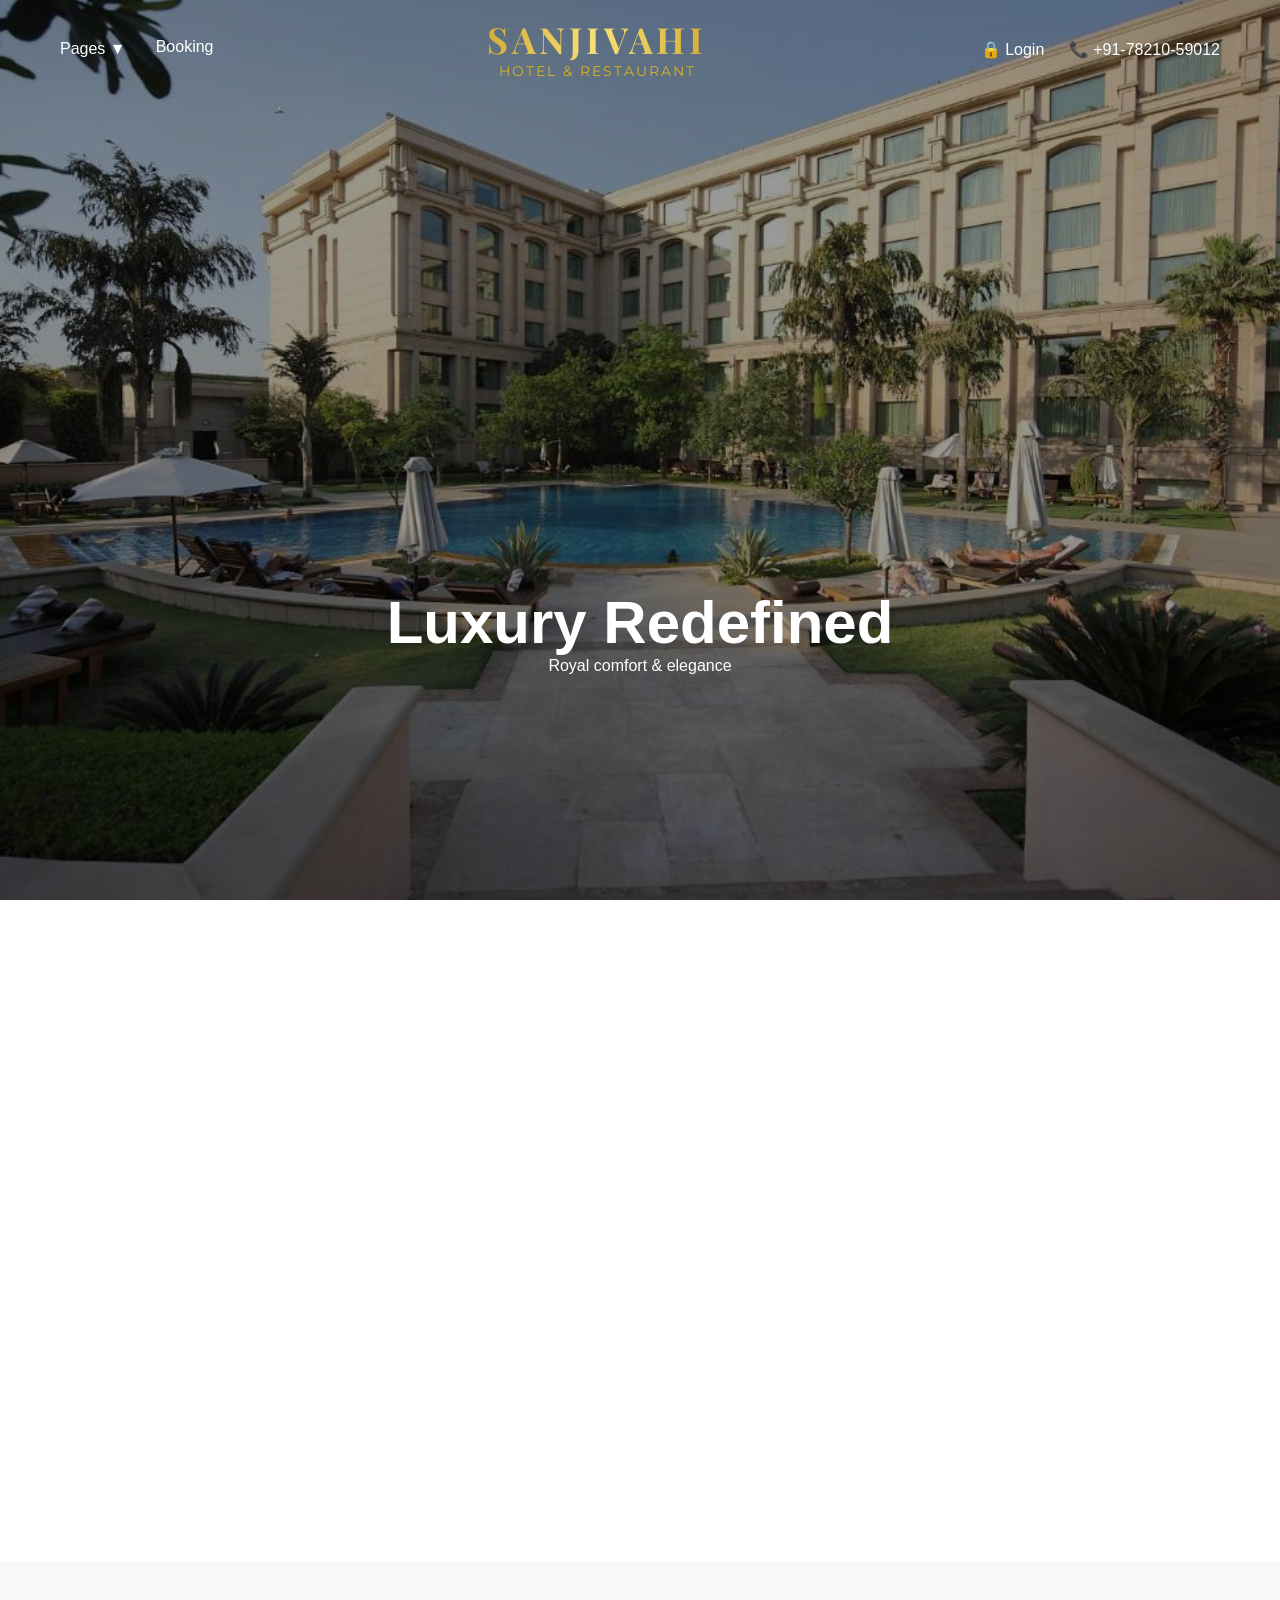
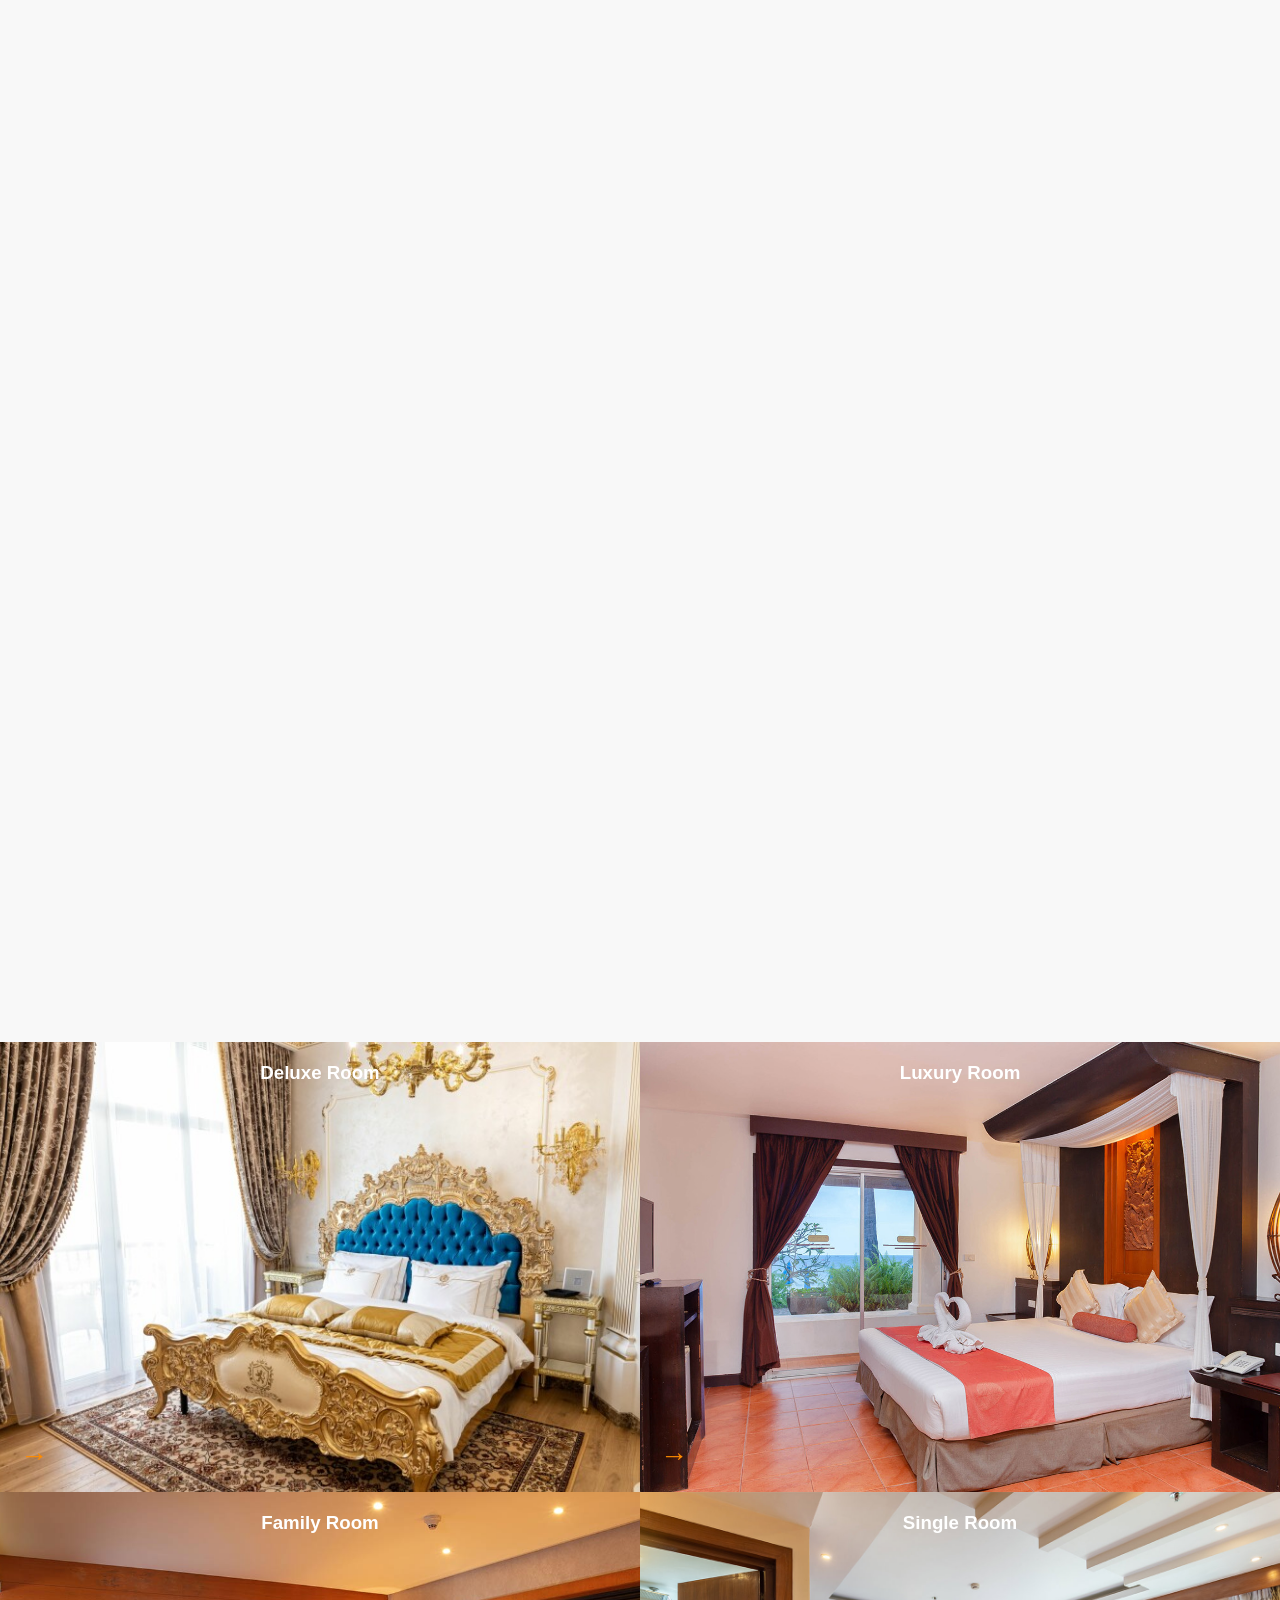
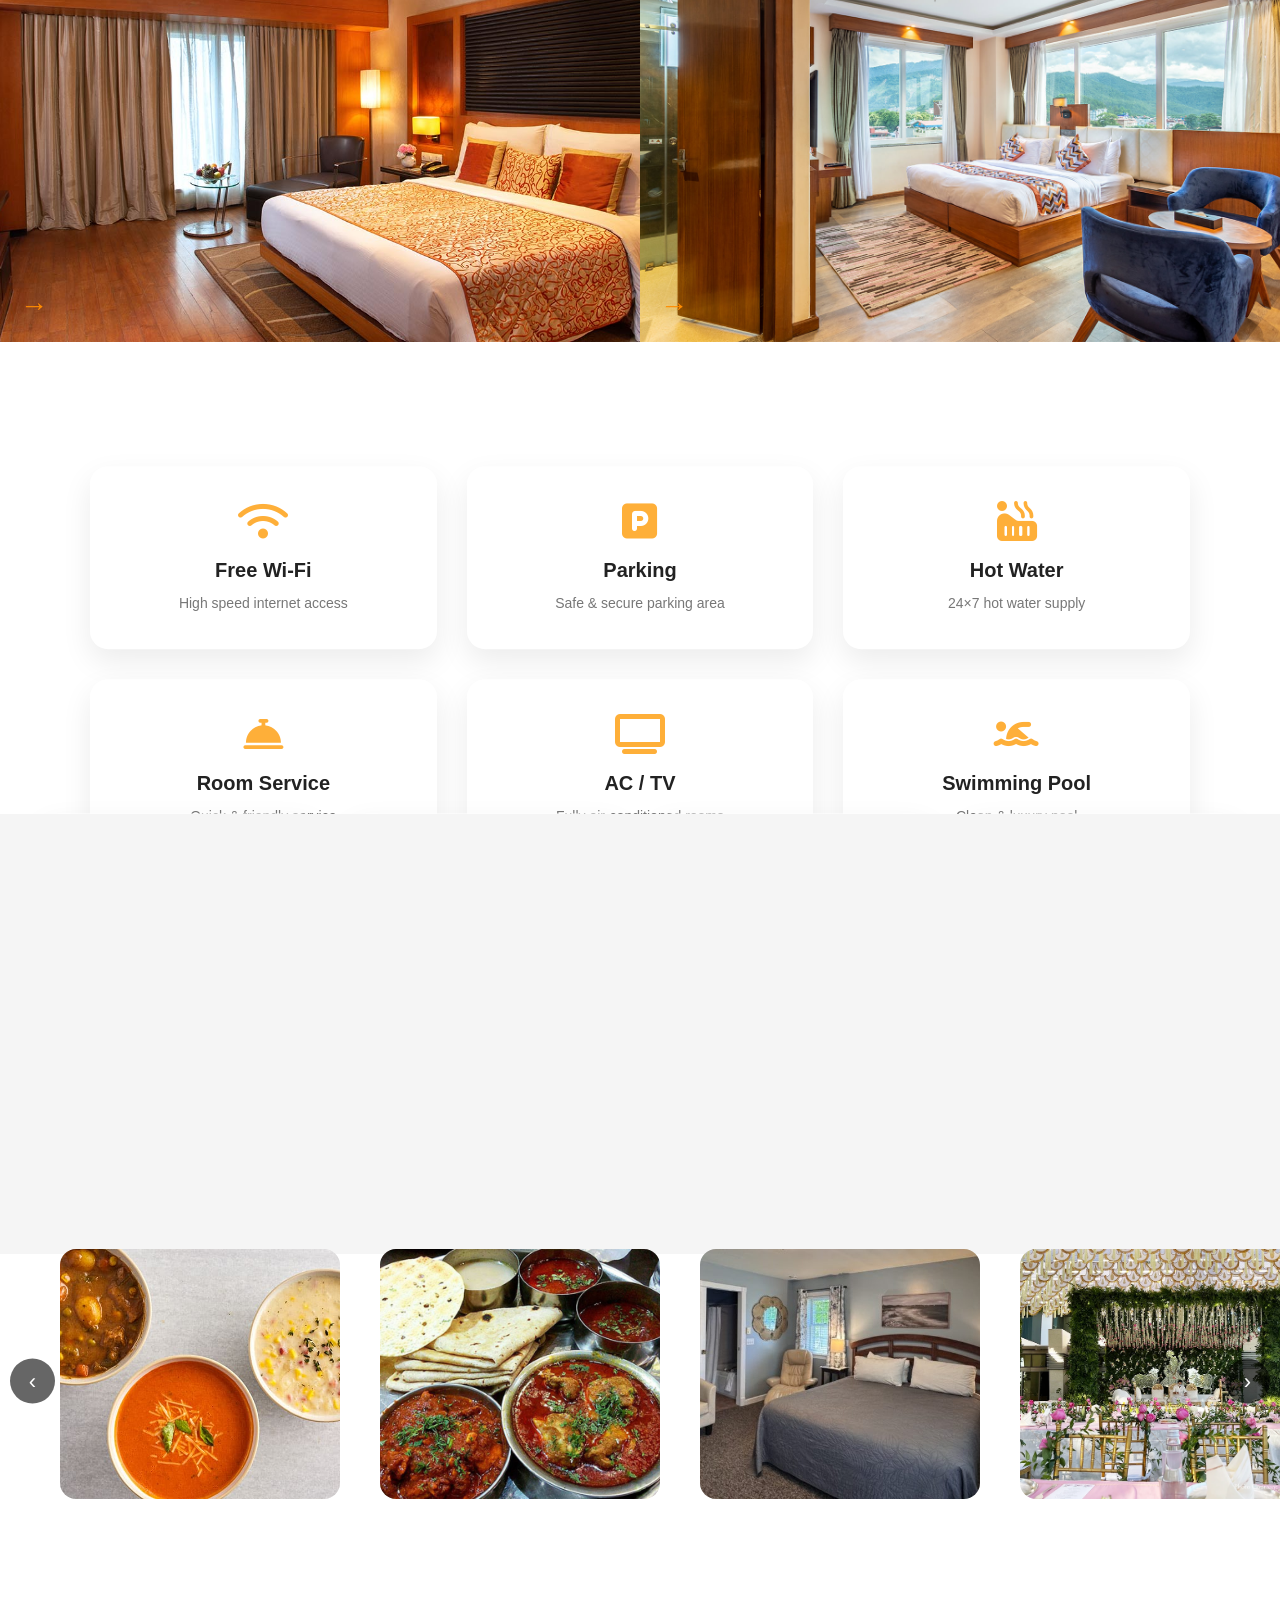
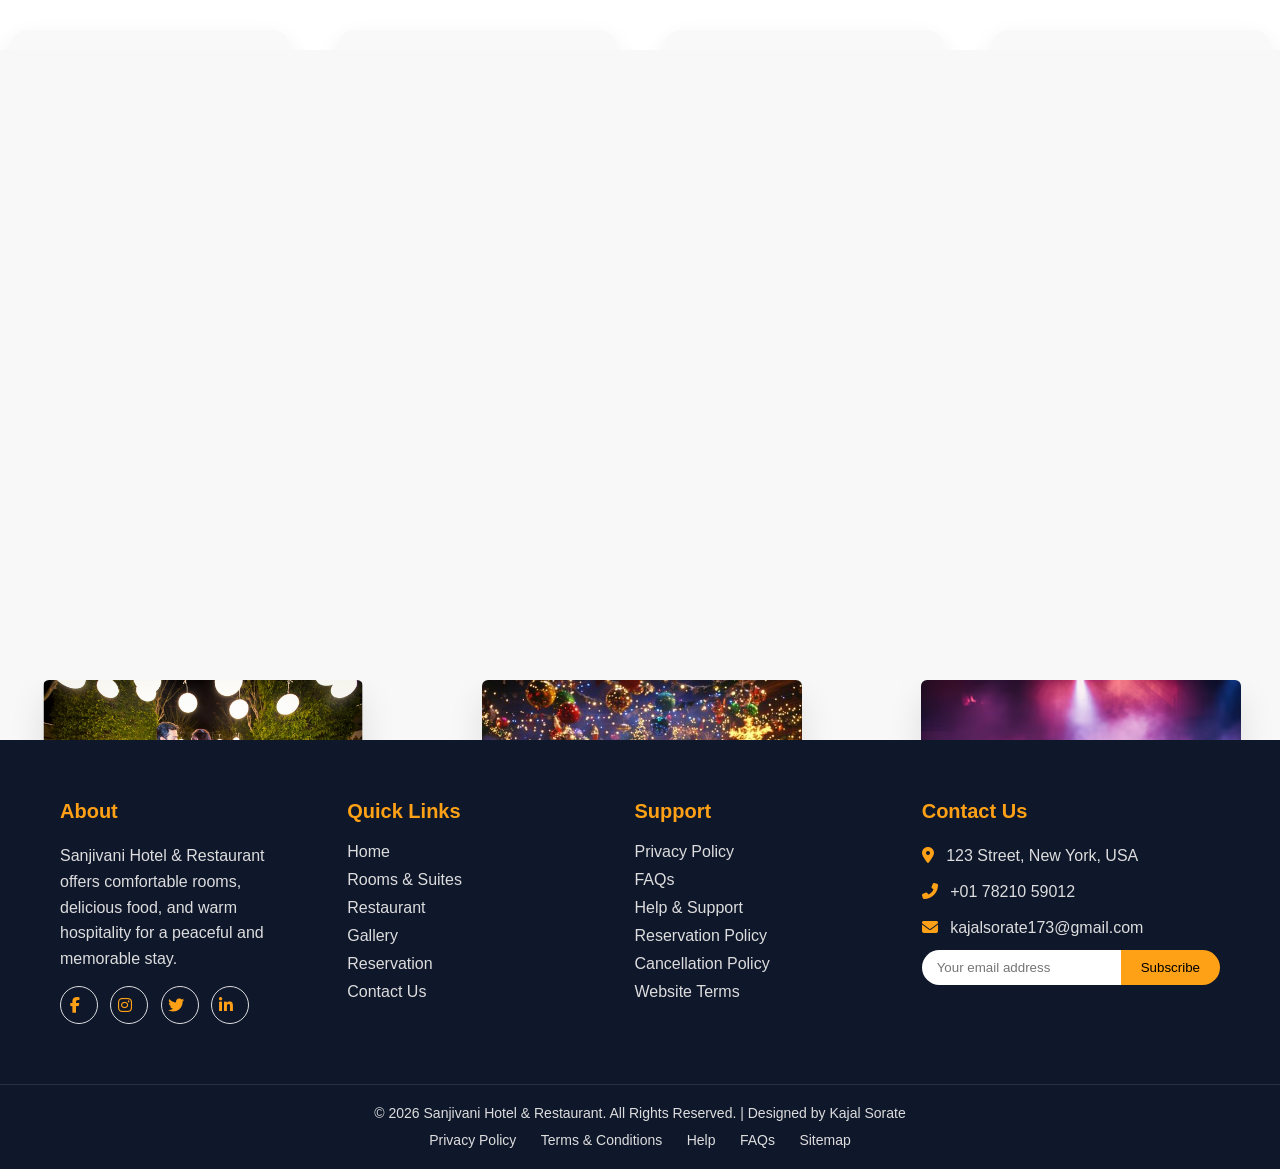
<file: index.html>
<!DOCTYPE html>
<html lang="en">
<head>
<meta charset="UTF-8">
<meta name="viewport" content="width=device-width, initial-scale=1.0">
<title>Hotel Hero</title>
 <link href="https://fonts.googleapis.com/css2?family=Playfair+Display:wght@700&family=Montserrat&display=swap" rel="stylesheet">
 <link rel="stylesheet" href="https://cdnjs.cloudflare.com/ajax/libs/font-awesome/6.5.0/css/all.min.css">
 <link rel="stylesheet" href="https://unpkg.com/swiper/swiper-bundle.min.css" />
  <link href="https://unpkg.com/aos@2.3.1/dist/aos.css" rel="stylesheet">

  <link rel="stylesheet" href="index.css">
  
</head>

<body>

<!-- ===== NAVBAR ===== -->
<header class="navbar">

  <div class="nav-left">
    <span class="menu-icon" id="openMenu">☰</span>

    

    <div class="dropdown desktop-only">
      <span class="drop-btn">Pages ▼</span>
      <div class="drop-menu">
        <a href="#home">Home</a>
        <a href="#about">About</a>
        <a href="#rooms">Rooms</a>
        <a href="#facility">Facilities</a>
        <a href="#gallery">Gallery</a>
        <a href="#services">Services</a>
        <a href="#events">Evants</a>
        <a href="menu.html">Menu</a>
        <a href="roombook.html">Room Booking</a>
        <a href="contact.html">Contact</a>
      </div>
    </div>
    <a href="booking.html" class="desktop-only reservation-link active">Booking</a>
  </div>
  
  
 
  <div class="logo">
    <span class="main-text">SANJIVAHI</span>
    <span class="sub-text">Hotel & Restaurant</span>
  </div>

 

  <div class="nav-right desktop-only">
    <a href="#" id="openLogin">🔒 Login</a>
   <a href="tel:+917821059012">📞 +91-78210-59012</a>
  </div>
<button id="topBtn" title="Go to top">
  ↑
</button>

</header>

<!-- ===== MOBILE MENU ===== -->
<div class="mobile-menu" id="mobileMenu">
  <span class="close-menu" id="closeMenu">✕</span>
  <a href="#home">Home</a>
        <a href="#about">About</a>
        <a href="#rooms">Rooms</a>
        <a href="#facility">Facilities</a>
        <a href="#gallery">Gallery</a>
        <a href="#services">Services</a>
        <a href="#events">Evants</a>
        <a href="menu.html">Menu</a>
        <a href="roombook.html">Room Booking</a>
        <a href="contact.html">Contact</a>
        <a href="booking.html" class="desktop-only reservation-link active">Booking</a>
  <a href="#" id="openLoginMobile">Login</a>
   

 <a href="tel:+917821059012">📞 </a>
</div>

<!-- ===== LOGIN MODAL ===== -->
<div class="login-modal" id="loginModal">
  <div class="login-box">
    <span class="close-login" id="closeLogin">✕</span>
    <h2>Login</h2>
    <input type="email" placeholder="Email">
    <input type="password" placeholder="Password">
    <button>Login</button>
  </div>
</div>

<!-- ===== HERO ===== -->
<section class="hero">

  <div class="slide active" style="background-image:url('home.jpg')">
    <div class="slide-text">
      <h1>Luxury Redefined</h1>
      <p>Royal comfort & elegance</p>
    </div>
  </div>

  <div class="slide" style="background-image:url('home1.jpg')">
    <div class="slide-text">
      <h1>Relax & Unwind</h1>
      <p>Your perfect holiday stay</p>
    </div>
  </div>

  <div class="slide" style="background-image:url('home2.jpg')">
    <div class="slide-text">
      <h1>Feel The Royalty</h1>
      <p>Premium rooms & services</p>
    </div>
  </div>

</section>
<main>
 <section id="about">
    <div class="container">

        <!-- LEFT IMAGE GRID -->
        <div class="about-gallery">

            <!-- ROW 1 -->
            <div class="img small" ><img src="Specialty.jpeg" data-aos="zoom-in-up" data-aos-delay="50" data-aos-duration="1000" ></div>
            <div class="img big"><img src="music night.jpg" data-aos="zoom-in-up" data-aos-delay="50" data-aos-duration="1000"></div>

            <!-- ROW 2 -->
            <div class="img big"><img src="table2.jpg" data-aos="zoom-in-up" data-aos-delay="50" data-aos-duration="1000"></div>
            <div class="img small"><img src="chai.jpg" data-aos="zoom-in-up" data-aos-delay="50" data-aos-duration="1000"></div>

        </div>

        <!-- RIGHT TEXT -->
        <div class="about-text">
            <h1 class="sub-title" data-aos="fade-up" data-aos-delay="50" data-aos-duration="1000">About Us</h1>
           <h1 class="main-title" data-aos="fade-up" data-aos-delay="50" data-aos-duration="1000">Hotel & Restaurant</h1>
            <p class="para"data-aos="fade-right" data-aos-delay="50" data-aos-duration="1000">
                Welcome to Sanjivani Hotel & Restaurant, where comfort, quality, and taste come together to create a memorable experience.
We offer our guests a clean, peaceful, and comfortable stay with modern facilities designed to make you feel at home. Whether you are traveling with family or visiting for business, our hotel provides the perfect environment for relaxation and convenience.
Our restaurant serves delicious, hygienic, and freshly prepared food, inspired by authentic Indian flavors. From family dinners to special occasions, we aim to make every meal enjoyable and satisfying.
At Sanjivani Hotel & Restaurant, customer satisfaction is our top priority. Our friendly and professional staff is always ready to provide warm hospitality and excellent service.
Come and experience comfort, care, and great taste — only at Sanjivani Hotel & Restaurant.
            </p>
        </div>

    </div>
</section>

<section id="rooms">
  <h2 class="section-title" data-aos="fade-up" data-aos-delay="50" data-aos-duration="1000">Our Rooms</h2>
  <h2 class="main-title" data-aos="fade-up" data-aos-delay="50" data-aos-duration="1000">Discover HotelLer's Luxury Living</h2>

  <div class="rooms-grid" data-aos="slide-up" data-aos-delay="50" data-aos-duration="1000">

    <div class="room-card" data-alt="Penthouse Suite.jpg">
      <img src="royal suite.jpg" alt="Deluxe Room">
      <div class="room-overlay">
        <h3>Deluxe Room</h3>
        <span class="arrow">→</span>
        <a href="roombook.html" class="book">Book Now</a>
      </div>
    </div>

    <div class="room-card" data-alt="Executive sute.jpg">
      <img src="Villa Suite.jpg" alt="Luxury Room">
      <div class="room-overlay">
        <h3>Luxury Room</h3>
        <span class="arrow">→</span>
         <a href="roombook.html" class="book">Book Now</a>
      </div>
    </div>

    <div class="room-card" data-alt="Junior Suite.jpg">
      <img src="Business Suite.jpg" alt="Family Room">
      <div class="room-overlay">
        <h3>Family Room</h3>
        <span class="arrow">→</span>
        <a href="roombook.html" class="book">Book Now</a>
        
      </div>
    </div>

    <div class="room-card" data-alt="Superior.jpg">
      <img src="Deluxe.jpg" alt="Single Room">
      <div class="room-overlay">
        <h3>Single Room</h3>
        <div class="action">
        <span class="arrow">→</span>
         <a href="roombook.html" class="book">Book Now</a>
        </div>
      </div>
    </div>

  </div>
</section>
<!--amenities-->
<section id="facility" class="facility-section">
  <div class="section-title" data-aos="fade-down" data-aos-delay="50" data-aos-duration="1000">
    
    <h1>Our Hotel Facilities</h1>
    <h5>Facilities</h5>
  </div>

  <div class="facility-grid" data-aos="slide-up" data-aos-delay="50" data-aos-duration="1000">

    <div class="facility-card">
      <i class="fa-solid fa-wifi"></i>
      <h4>Free Wi-Fi</h4>
      <p>High speed internet access</p>
    </div>

    <div class="facility-card">
      <i class="fa-solid fa-square-parking"></i>
      <h4>Parking</h4>
      <p>Safe & secure parking area</p>
    </div>

    <div class="facility-card">
      <i class="fa-solid fa-hot-tub-person"></i>
      <h4>Hot Water</h4>
      <p>24×7 hot water supply</p>
    </div>

    <div class="facility-card">
      <i class="fa-solid fa-bell-concierge"></i>
      <h4>Room Service</h4>
      <p>Quick & friendly service</p>
    </div>

    <div class="facility-card">
      <i class="fa-solid fa-tv"></i>
      <h4>AC / TV</h4>
      <p>Fully air-conditioned rooms</p>
    </div>

    <div class="facility-card">
      <i class="fa-solid fa-person-swimming"></i>
      <h4>Swimming Pool</h4>
      <p>Clean & luxury pool</p>
    </div>

    <div class="facility-card">
      <i class="fa-solid fa-champagne-glasses"></i>
      <h4>Banquet Hall</h4>
      <p>Perfect for events & parties</p>
    </div>

    <div class="facility-card">
      <i class="fa-solid fa-utensils"></i>
      <h4>Restaurant</h4>
      <p>Multi-cuisine dining</p>
    </div>

    <div class="facility-card">
      <i class="fa-solid fa-car"></i>
      <h4>Pickup & Drop</h4>
      <p>Convenient transport service</p>
    </div>

  </div>
  <div class="section-title" data-aos="fade-down" data-aos-delay="50" data-aos-duration="1000">
    
    <h1>Why Choose Our Hotel</h1>
    <h5>Why Us</h5>
  </div>

  <div class="facility-grided" data-aos="slide-up" data-aos-delay="50" data-aos-duration="1000">
    <div class="facility-card">
      <i class="fa-solid fa-star"></i>
      <h4>Top Rated</h4>
      <p>Highly rated by customers</p>
    </div>

    <div class="facility-card">
      <i class="fa-solid fa-location-dot"></i>
      <h4>Prime Location</h4>
      <p>Located in city center</p>
    </div>

    <div class="facility-card">
      <i class="fa-solid fa-tags"></i>
      <h4>Best Price</h4>
      <p>Affordable & transparent pricing</p>
    </div>

    <div class="facility-card">
      <i class="fa-solid fa-thumbs-up"></i>
      <h4>Trusted Service</h4>
      <p>Quality service guarantee</p>
    </div>
  </div>

</section>

</main>
<section id="gallery" class="Gallery">
  <h2 data-aos="fade-up" data-aos-delay="50" data-aos-duration="1000">Gallery</h2>
  <h5 data-aos="fade-up" data-aos-delay="50" data-aos-duration="1000">Check Our Gallery</h5>


  <div class="carousel" data-aos="slide-up" data-aos-delay="50" data-aos-duration="1000">
    <button class="Arrow left" id="prevBtn">‹</button>

    <div class="carousel-track" id="carouselTrack">
      <div class="Slide"><img src="soup.jpg" alt=""></div>
      <div class="Slide"><img src="nv-kolhapur.jpg" alt=""></div>
      <div class="Slide"><img src="Specialty.jpeg" alt=""></div>
      <div class="Slide"><img src="wedding.jpg" alt=""></div>
      <div class="Slide"><img src="paratha.jpg" alt=""></div>
      <div class="Slide"><img src="table3.jpg" alt=""></div>
      <div class="Slide"><img src="home2.jpg" alt=""></div>
      <div class="Slide"><img src="private.jpg" alt=""></div>
      <div class="Slide"><img src="Deluxe.jpg" alt=""></div>
      <div class="Slide"><img src="Sanjeev-Kapoor.jpg" alt=""></div>
      <div class="Slide"><img src="newyear.jpg" alt=""></div>
      <div class="Slide"><img src="chai.jpg" alt=""></div>
      <div class="Slide"><img src="salads.jpg" alt=""></div>
    </div>

    <button class="Arrow right" id="nextBtn">›</button>
  </div>
</section>
<!--services--->
<section id="services" class="s-section" >
  <div class="contain">

    <div class="s-title" data-aos="fade-down" data-aos-delay="50" data-aos-duration="1000">
  
      <h1>What We Offer</h1>
          <h5>Our Services</h5>
    </div>

    <div class="s-grid" data-aos="slide-up" data-aos-delay="50" data-aos-duration="1000">

      <div class="s-card">
        <div class="s-icon">🍽</div>
        <h4>Quality Food</h4>
        <p>Fresh and hygienic food prepared by experts.</p>
      </div>

      <div class="s-card">
        <div class="s-icon">🚚</div>
        <h4>Fast Delivery</h4>
        <p>Quick delivery right to your doorstep.</p>
      </div>

      <div class="s-card">
        <div class="s-icon">👨‍🍳</div>
        <h4>Expert Chefs</h4>
        <p>Experienced chefs with world-class skills.</p>
      </div>

      <div class="s-card">
        <div class="s-icon">⭐</div>
        <h4>Best Quality</h4>
        <p>We ensure premium quality in every order.</p>
      </div>

    </div>
  </div>
</section>
 
<script src="https://unpkg.com/swiper/swiper-bundle.min.js"></script>
<section id="events" class="events">
  <div class="container-fluid">

    <h2 class="events-title" data-aos="fade-up" data-aos-delay="50" data-aos-duration="1000">EVENTS</h2>
    <h5 class="events-subtitle" data-aos="fade-up" data-aos-delay="50" data-aos-duration="1000">Celebrate • Connect • Enjoy</h5>

    <div class="swiper events-swiper" data-aos="slide-up" data-aos-delay="50" data-aos-duration="1000">
      <div class="swiper-wrapper">

        <!-- item -->
        <div class="swiper-slide">
          <div class="event-card">
            <div class="event-img">
              <img src="Anniversary.webp" alt="">
            </div>
            <div class="event-body">
              <h3>ANNIVERSARY CELEBRATION</h3>
              <ul class="meta">
                <li>20th Nov, 2024</li>
                <li>03 Comments</li>
              </ul>
              <p>Celebrate your special milestones with elegance and comfort.
 delicious food, and personalized service to make your anniversary truly memorable.</p>
            </div>
          </div>
        </div>

        <div class="swiper-slide">
          <div class="event-card">
            <div class="event-img">
              <img src="christmas-party.jpeg" alt="">
            </div>
            <div class="event-body">
              <h3>CHRISTMAS PARTY</h3>
              <ul class="meta">
                <li>20th Nov, 2024</li>
                <li>03 Comments</li>
              </ul>
              <p>Enjoy the joy of Christmas with festive décor, special menus, and cheerful music.
Celebrate with your loved ones in a warm and joyful atmosphere.</p>
            </div>
          </div>
        </div>

        <div class="swiper-slide">
          <div class="event-card">
            <div class="event-img">
              <img src="music night.jpg" alt="">
            </div>
            <div class="event-body">
              <h3>MUSIC NIGHT</h3>
              <ul class="meta">
                <li>20th Nov, 2024</li>
                <li>03 Comments</li>
              </ul>
              <p>Experience live music, great food, and a vibrant ambiance.
Our music nights are perfect for relaxing, enjoying, and creating unforgettable memories.</p>
            </div>
          </div>
        </div>

        <div class="swiper-slide">
          <div class="event-card">
            <div class="event-img">
              <img src="networking-event.jpg" alt="">
            </div>
            <div class="event-body">
              <h3>NETWORKING EVENT</h3>
              <ul class="meta">
                <li>20th Nov, 2024</li>
                <li>03 Comments</li>
              </ul>
              <p>Host professional networking events in a comfortable and well-organized setting.
We offer the perfect space, refreshments, and support for successful business gatherings.</p>
            </div>
          </div>
        </div>
        <div class="swiper-slide">
          <div class="event-card">
            <div class="event-img">
              <img src="private.jpg" alt="">
            </div>
            <div class="event-body">
              <h3>Private Parties</h3>
              <ul class="meta">
                <li>20th Nov, 2024</li>
                <li>03 Comments</li>
              </ul>
              <p>Plan your private parties with complete privacy and style.
From birthdays to special get-togethers, we take care of everything for a smooth celebration.</p>
            </div>
          </div>
        </div>
        <div class="swiper-slide">
          <div class="event-card">
            <div class="event-img">
              <img src="wedding.jpg" alt="">
            </div>
            <div class="event-body">
              <h3>WEDDING CELEBRATION</h3>
              <ul class="meta">
                <li>20th Nov, 2024</li>
                <li>03 Comments</li>
              </ul>
              <p>Make your wedding moments magical with our elegant venue and customized arrangements.
From décor to catering, we ensure a grand and memorable celebration.</p>
            </div>
          </div>
        </div>
        <div class="swiper-slide">
          <div class="event-card">
            <div class="event-img">
              <img src="newyear.jpg" alt="">
            </div>
            <div class="event-body">
              <h3>NEW YEAR PARTY</h3>
              <ul class="meta">
                <li>20th Nov, 2024</li>
                <li>03 Comments</li>
              </ul>
              <p>Welcome the New Year with music, food, and festive vibes.
Celebrate the night with exciting entertainment and a joyful atmosphere.</p>
            </div>
          </div>
        </div>

      </div>

      <div class="swiper-pagination"></div>
      <div class="swiper-button-prev"></div>
      <div class="swiper-button-next"></div>
    </div>

  </div>
</section>

 <footer class="footer">
  <div class="footer-container">

    <!-- ABOUT COMPANY -->
    <div class="footer-box">
      <h3>About</h3>
      <p>
        Sanjivani Hotel & Restaurant offers comfortable rooms,
         delicious food, and warm hospitality for a peaceful and memorable stay.
      </p>

      <div class="social-icons">
        <a href="#"><i class="fab fa-facebook-f"></i></a>
        <a href="https://www.instagram.com/vaishna_vi.s" target="_blank"><i class="fab fa-instagram"></i></a>
        <a href="#"><i class="fab fa-twitter"></i></a>
        <a href="https://www.linkedin.com/in/kajal-sorate" target="_blank"><i class="fab fa-linkedin-in"></i></a>
      </div>
    </div>

    <!-- QUICK LINKS -->
    <div class="footer-box">
      <h3>Quick Links</h3>
      <a href="#">Home</a>
      <a href="#">Rooms & Suites</a>
      <a href="#">Restaurant</a>
      <a href="#">Gallery</a>
      <a href="#">Reservation</a>
      <a href="#">Contact Us</a>
    </div>

    <!-- SUPPORT / HELP -->
    <div class="footer-box">
      <h3>Support</h3>
      <a href="privacy-policy.html">Privacy Policy</a>
<a href="faq.html">FAQs</a>

<a href="help.html">Help & Support</a>
<a href="reservation-policy.html">Reservation Policy</a>
<a href="cancellation-policy.html">Cancellation Policy</a>
<a href="terms.html">Website Terms</a>

    </div>

    <!-- CONTACT + NEWSLETTER -->
    <div class="footer-box">
      <h3>Contact Us</h3>

      <p><i class="fa fa-map-marker-alt"></i> 123 Street, New York, USA</p>
      <p><i class="fa fa-phone-alt"></i> +01 78210 59012</p>
      <p><i class="fa fa-envelope"></i> kajalsorate173@gmail.com</p>

      <div class="newsletter">
        <input type="email" placeholder="Your email address">
        <button>Subscribe</button>
      </div>
    </div>

  </div>

  <!-- BOTTOM -->
  <div class="footer-bottom">
    <p>© 2026 Sanjivani Hotel & Restaurant. All Rights Reserved. | Designed by Kajal Sorate
</p>

    <div class="footer-links">
      <a href="#">Privacy Policy</a>
      <a href="#">Terms & Conditions</a>
      <a href="#">Help</a>
      <a href="#">FAQs</a>
      <a href="#">Sitemap</a>
    </div>
  </div>
</footer>
    
<script src="script.js"></script>
<script src="https://unpkg.com/aos@2.3.1/dist/aos.js"></script>

<script>
  AOS.init({
    once: false,  // Important: repeat animation on scroll up
  });
</script>



</body>
</html>
</file>
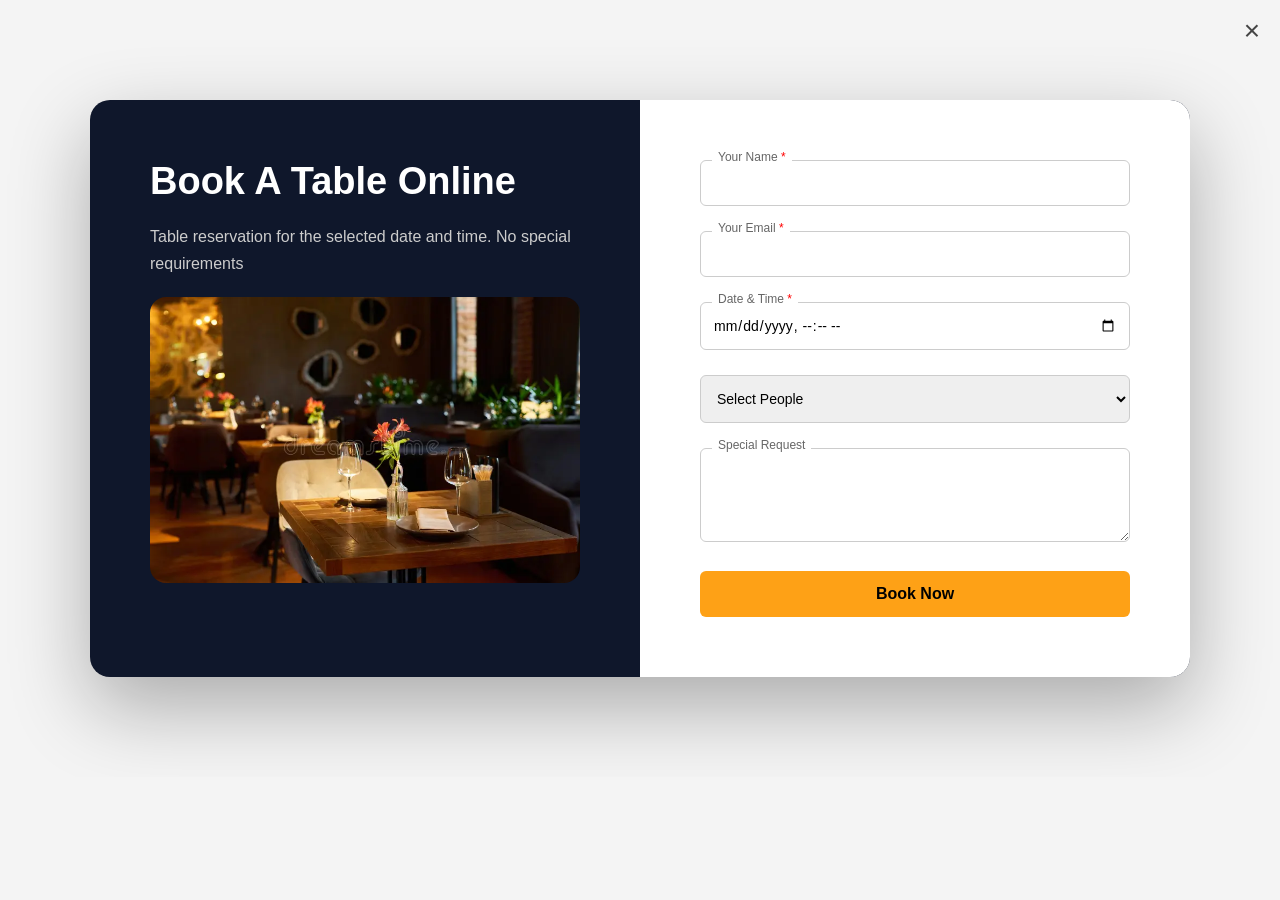
<file: booking.html>
<!DOCTYPE html>
<html lang="en">
<head>
  <meta charset="UTF-8">
  <title>Book a Table</title>
  <meta name="viewport" content="width=device-width, initial-scale=1.0">

  <!-- Font Awesome -->
  <link rel="stylesheet" href="https://cdnjs.cloudflare.com/ajax/libs/font-awesome/6.5.0/css/all.min.css">
     <link href="https://unpkg.com/aos@2.3.1/dist/aos.css" rel="stylesheet">
  <link rel="stylesheet" href="booking.css">
</head>
<body>


<section class="booking-section">
  <div class="booking-container">
<span class="close-btn" onclick="closePage()">×</span>

    <!-- LEFT CONTENT -->
    <div class="booking-info" data-aos="fade-down" data-aos-delay="50" data-aos-duration="1000">
    
      <h1>Book A Table Online</h1>
      <p>
       Table reservation for the selected date and time. No special requirements
      </p>
      <img src="table1.jpg" alt="Restaurant Booking" data-aos="flip-right" data-aos-delay="50" data-aos-duration="1000">
    </div>

    <!-- RIGHT FORM -->
    <div class="booking-form" data-aos="fade-down" data-aos-delay="50" data-aos-duration="1000">
      <form id="bookingForm">

        <div class="form-group">
          <input type="text" pattern="[A-Za-z ]+" id="name" required>
          <label>Your Name <span style="color: red;">*</span></label>
        </div>

        <div class="form-group">
          <input type="email" id="email" required>
          <label>Your Email <span style="color: red;">*</span></label>
        </div>

        <div class="form-group">
          <input type="datetime-local" id="datetime" required>
          <label>Date & Time <span style="color: red;">*</span></label>
        </div>

        <div class="form-group">
          <select id="people" required>
           
            <option value="">Select People</option>
            <option>1 Person</option>
            <option>2 People</option>
            <option>3 People</option>
            <option>4+ People</option>
          </select>
        </div>

        <div class="form-group">
          <textarea id="message" rows="4"></textarea>
          <label>Special Request</label>
        </div>

        <button type="submit" class="btn-book">Book Now</button>

      </form>
    </div>

  </div>
 
</section>
 <script src="booking.js"></script>
 <script src="https://unpkg.com/aos@2.3.1/dist/aos.js"></script>
<script>
  AOS.init({
    once: false,  // Important: repeat animation on scroll up
  });
</script>
</body>
</html>
</file>
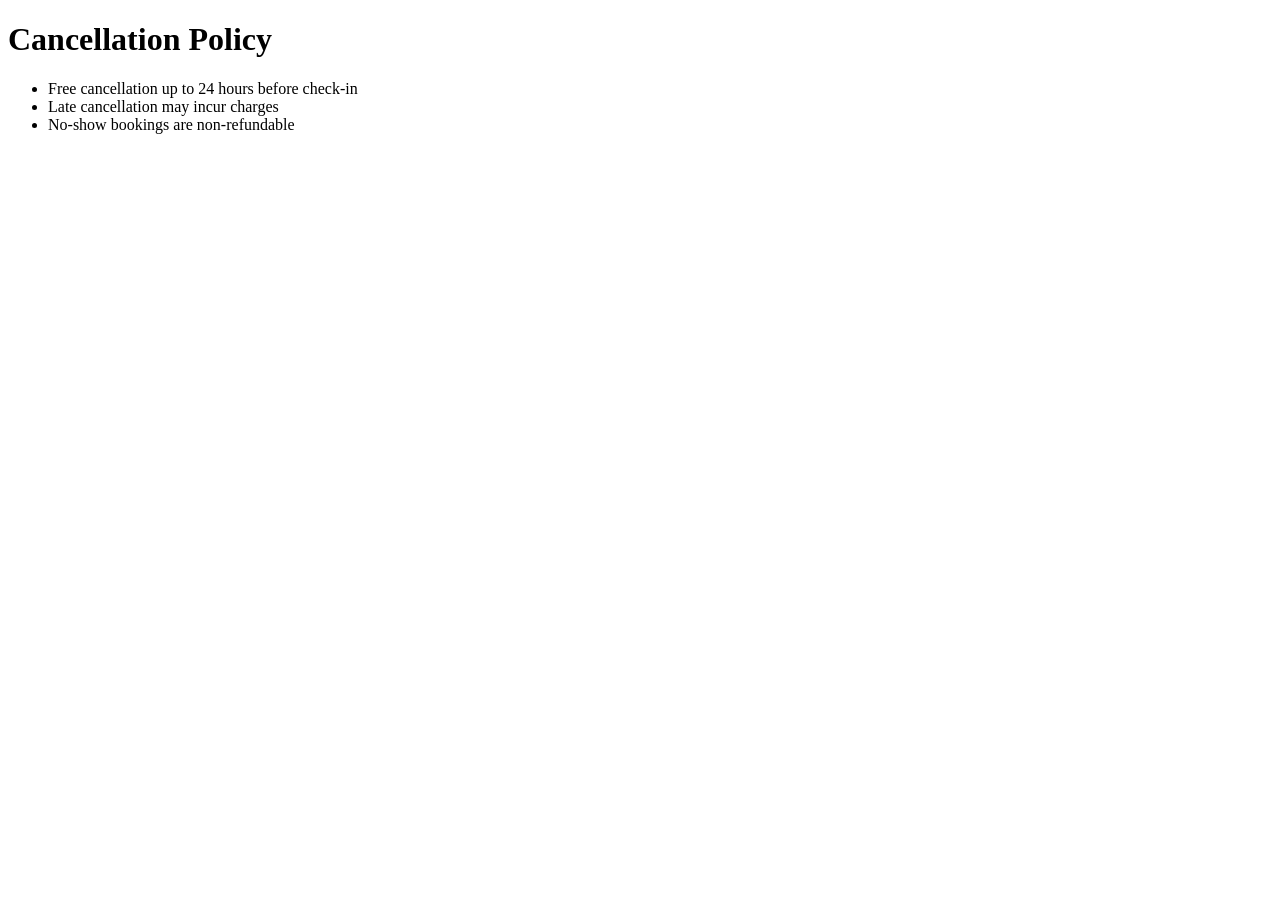
<file: cancellation-policy.html>
<!DOCTYPE html>
<html lang="en">
<head>
    <meta charset="UTF-8">
    <meta name="viewport" content="width=device-width, initial-scale=1.0">
    <title>Document</title>
</head>
<body>
    <h1>Cancellation Policy</h1>

<ul>
  <li>Free cancellation up to 24 hours before check-in</li>
  <li>Late cancellation may incur charges</li>
  <li>No-show bookings are non-refundable</li>
</ul>

</body>
</html>
</file>
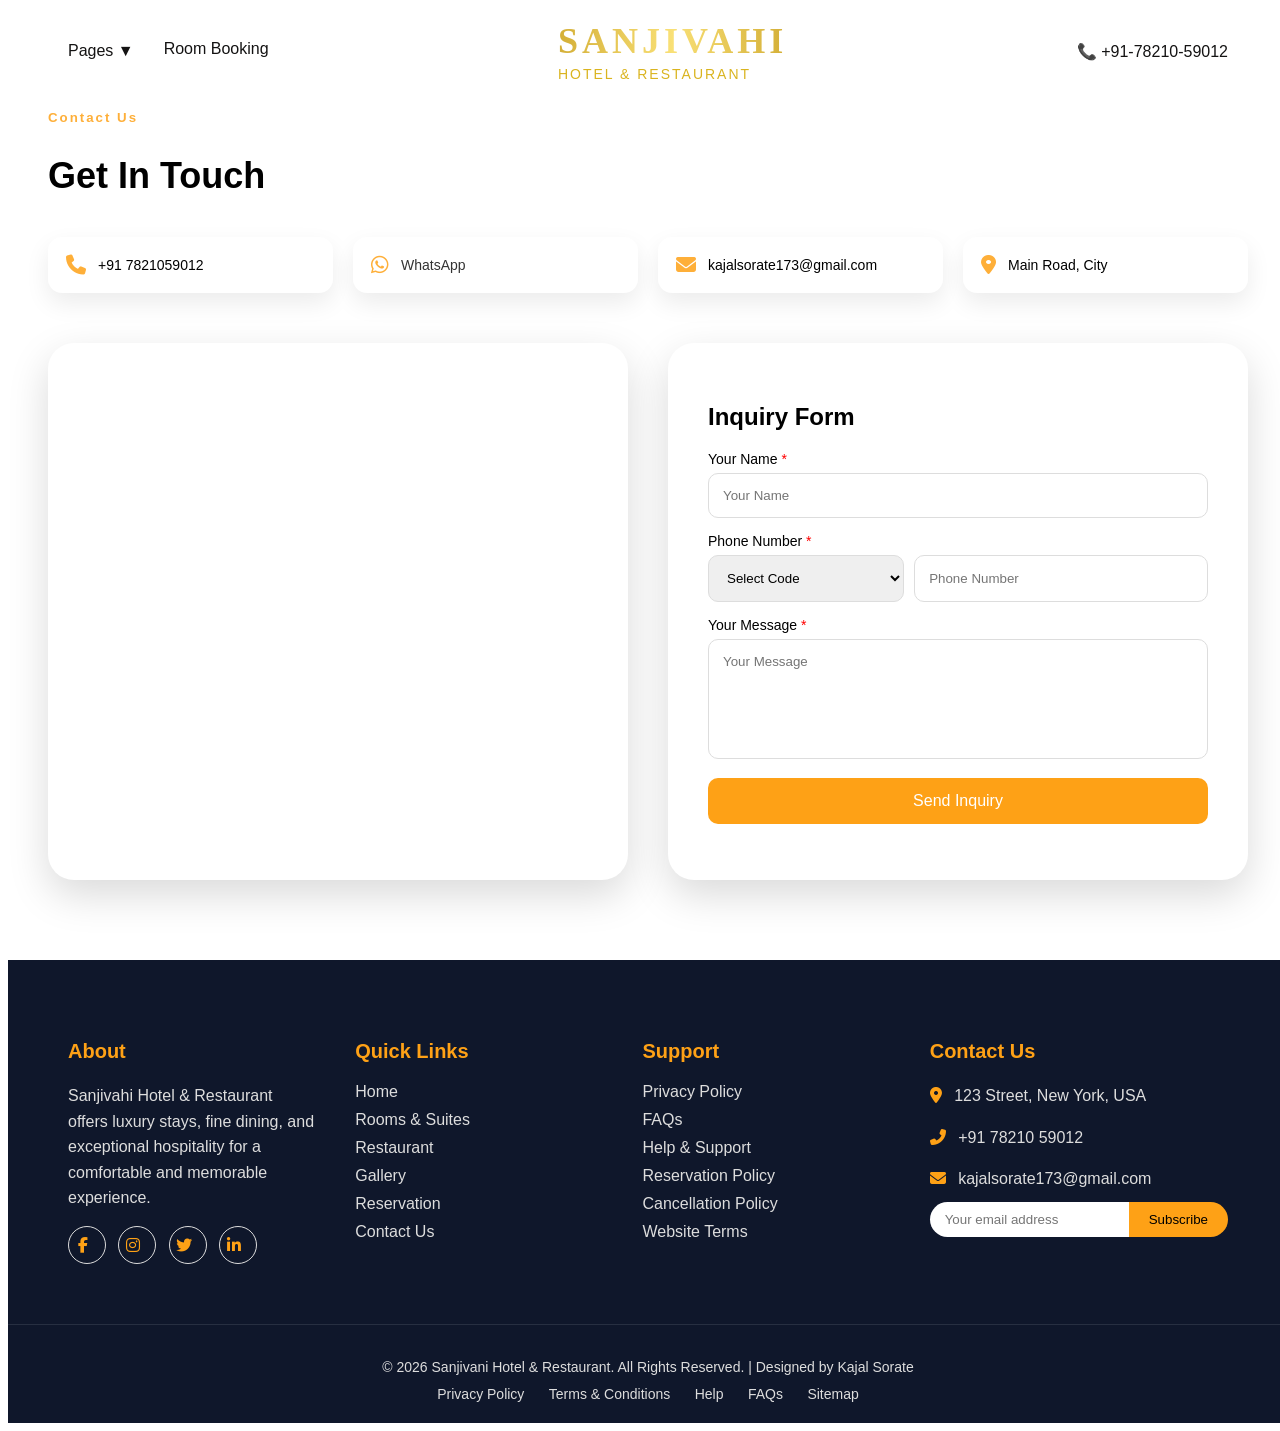
<file: contact.html>
<!DOCTYPE html>
<html lang="en">
<head>
 <meta name="viewport" content="width=device-width, initial-scale=1.0">

  <title>Contact Us</title>

  <!-- Font Awesome -->
  <link rel="stylesheet" href="https://cdnjs.cloudflare.com/ajax/libs/font-awesome/6.5.0/css/all.min.css">
   <link href="https://unpkg.com/aos@2.3.1/dist/aos.css" rel="stylesheet">
  <link rel="stylesheet" href="contact.css">
</head>
<body class="contact-page">
  <!-- ===== NAVBAR ===== -->
<header class="navbar">

  <div class="nav-left">
    <span class="menu-icon" id="openMenu">☰</span>

    

    <div class="dropdown desktop-only">
      <span class="drop-btn">Pages ▼</span>
      <div class="drop-menu">
        <a href="hotel.html">Home</a>
  <a href="menu.html">Menu</a>
  
  <a href="booking.html">Booking Table</a>
 
      </div>
    </div>
    <a href="roombook.html" class="desktop-only reservation-link active">Room Booking</a>
  </div>
  
  
 
  <div class="logo">
    <span class="main-text">SANJIVAHI</span>
    <span class="sub-text">Hotel & Restaurant</span>
  </div>

 

  <div class="nav-right desktop-only">
   
    <a href="tel:+917821059012">📞 +91-78210-59012</a>
  </div>

</header>

<!-- ===== MOBILE MENU ===== -->
<div class="mobile-menu" id="mobileMenu">
  <span class="close-menu" id="closeMenu">✕</span>
  <a href="hotel.html">Home</a>
  <a href="menu.html">Menu</a>
  
  <a href="booking.html">Booking Table</a>
  <a href="roombook.html">Room Booking</a>
 
 
   
   <a href="tel:+917821059012">📞 +91-78210-59012</a>
</div>

<section class="contact-section">
  <div class="contact-wrapper">

      <h5 data-aos="fade-down" data-aos-delay="50" data-aos-duration="1000">Contact Us</h5>
      <h1 data-aos="fade-down" data-aos-delay="50" data-aos-duration="1000">Get In Touch</h1>
    <!-- TOP INFO ROW -->
    <div class="info-row" data-aos="slide-up" data-aos-delay="50" data-aos-duration="1000">
      <div class="info-card">
        <i class="fa-solid fa-phone"></i>
        <span>+91 7821059012</span>
      </div>

      <div class="info-card">
        <i class="fa-brands fa-whatsapp"></i>
        <a href="https://wa.me/7821059012" target="_blank">WhatsApp</a>
      </div>

      <div class="info-card">
        <i class="fa-solid fa-envelope"></i>
        <span>kajalsorate173@gmail.com</span>
      </div>

      <div class="info-card">
        <i class="fa-solid fa-location-dot"></i>
        <span>Main Road, City</span>
      </div>
    </div>

    <!-- BOTTOM AREA -->
    <div class="bottom-grid">

      <!-- MAP -->
      <div class="map-box" data-aos="flip-left" data-aos-delay="50" data-aos-duration="1000">
        <iframe 
          src="https://www.google.com/maps?q=hotel&t=&z=13&ie=UTF8&iwloc=&output=embed"
          loading="lazy">
        </iframe>
      </div>

      <!-- FORM -->
      <div class="form-box" data-aos="flip-right" data-aos-delay="50" data-aos-duration="1000">
        <h2>Inquiry Form</h2>

         <form id="inquiryForm">

    <label>Your Name <span style="color: red;">*</span></label>
    <input type="text" id="name" pattern="[A-Za-z ]+" placeholder="Your Name" required>

    <label>Phone Number <span style="color: red;">*</span></label>
     <div class="phone-group">
      <select id="countryCode">
        <option value="">Select Code</option>
        <option value="+91">🇮🇳 India (+91)</option>
  <option value="+1">🇺🇸 USA (+1)</option>
  <option value="+44">🇬🇧 UK (+44)</option>
  <option value="+61">🇦🇺 Australia (+61)</option>
  <option value="+81">🇯🇵 Japan (+81)</option>
  <option value="+49">🇩🇪 Germany (+49)</option>
  <option value="+33">🇫🇷 France (+33)</option>
  <option value="+971">🇦🇪 UAE (+971)</option>
  <option value="+966">🇸🇦 Saudi Arabia (+966)</option>
  <option value="+92">🇵🇰 Pakistan (+92)</option>
  <option value="+880">🇧🇩 Bangladesh (+880)</option>
  <option value="+94">🇱🇰 Sri Lanka (+94)</option>
  <option value="+86">🇨🇳 China (+86)</option>
  <option value="+7">🇷🇺 Russia (+7)</option>
      </select>

      <input type="number" id="phone" placeholder="Phone Number">
    </div>
   
    <label>Your Message <span style="color: red;">*</span></label>
    <textarea id="message" placeholder="Your Message" required></textarea>

    <button type="submit">Send Inquiry</button>
  </form>

  <p id="formMsg"></p>
      </div>

    </div>
  </div>
</section>
<!--FOOTER-->
<footer class="footer">
  <div class="footer-container">

    <!-- ABOUT COMPANY -->
    <div class="footer-box">
      <h3>About</h3>
      <p>
        Sanjivahi Hotel & Restaurant offers luxury stays, fine dining,
        and exceptional hospitality for a comfortable and memorable experience.
      </p>

      <div class="social-icons">
        <a href="#"><i class="fab fa-facebook-f"></i></a>
        <a href="https://www.instagram.com/vaishna_vi.s" target="_blank"><i class="fab fa-instagram"></i></a>
        <a href="#"><i class="fab fa-twitter"></i></a>
        <a href="https://www.linkedin.com/in/kajal-sorate" target="_blank"><i class="fab fa-linkedin-in"></i></a>
      </div>
    </div>

    <!-- QUICK LINKS -->
    <div class="footer-box">
      <h3>Quick Links</h3>
      <a href="#">Home</a>
      <a href="#">Rooms & Suites</a>
      <a href="#">Restaurant</a>
      <a href="#">Gallery</a>
      <a href="#">Reservation</a>
      <a href="#">Contact Us</a>
    </div>

    <!-- SUPPORT / HELP -->
    <div class="footer-box">
      <h3>Support</h3>
      <a href="privacy-policy.html">Privacy Policy</a>
<a href="faq.html">FAQs</a>

<a href="help.html">Help & Support</a>
<a href="reservation-policy.html">Reservation Policy</a>
<a href="cancellation-policy.html">Cancellation Policy</a>
<a href="terms.html">Website Terms</a>

    </div>

    <!-- CONTACT + NEWSLETTER -->
    <div class="footer-box">
      <h3>Contact Us</h3>

      <p><i class="fa fa-map-marker-alt"></i> 123 Street, New York, USA</p>
      <p><i class="fa fa-phone-alt"></i> +91 78210 59012</p>
      <p><i class="fa fa-envelope"></i> kajalsorate173@gmail.com</p>

      <div class="newsletter">
        <input type="email" placeholder="Your email address">
        <button>Subscribe</button>
      </div>
    </div>

  </div>

  <!-- BOTTOM -->
  <div class="footer-bottom">
    <p>© 2026 Sanjivani Hotel & Restaurant. All Rights Reserved. | Designed by Kajal Sorate</p>

    <div class="footer-links">
      <a href="#">Privacy Policy</a>
      <a href="#">Terms & Conditions</a>
      <a href="#">Help</a>
      <a href="#">FAQs</a>
      <a href="#">Sitemap</a>
    </div>
  </div>
</footer>
<script src="contact.js"></script>
<script src="https://unpkg.com/aos@2.3.1/dist/aos.js"></script>

<script>
  AOS.init({
    once: false,  // Important: repeat animation on scroll up
  });
</script>

</body>
</html>
</file>
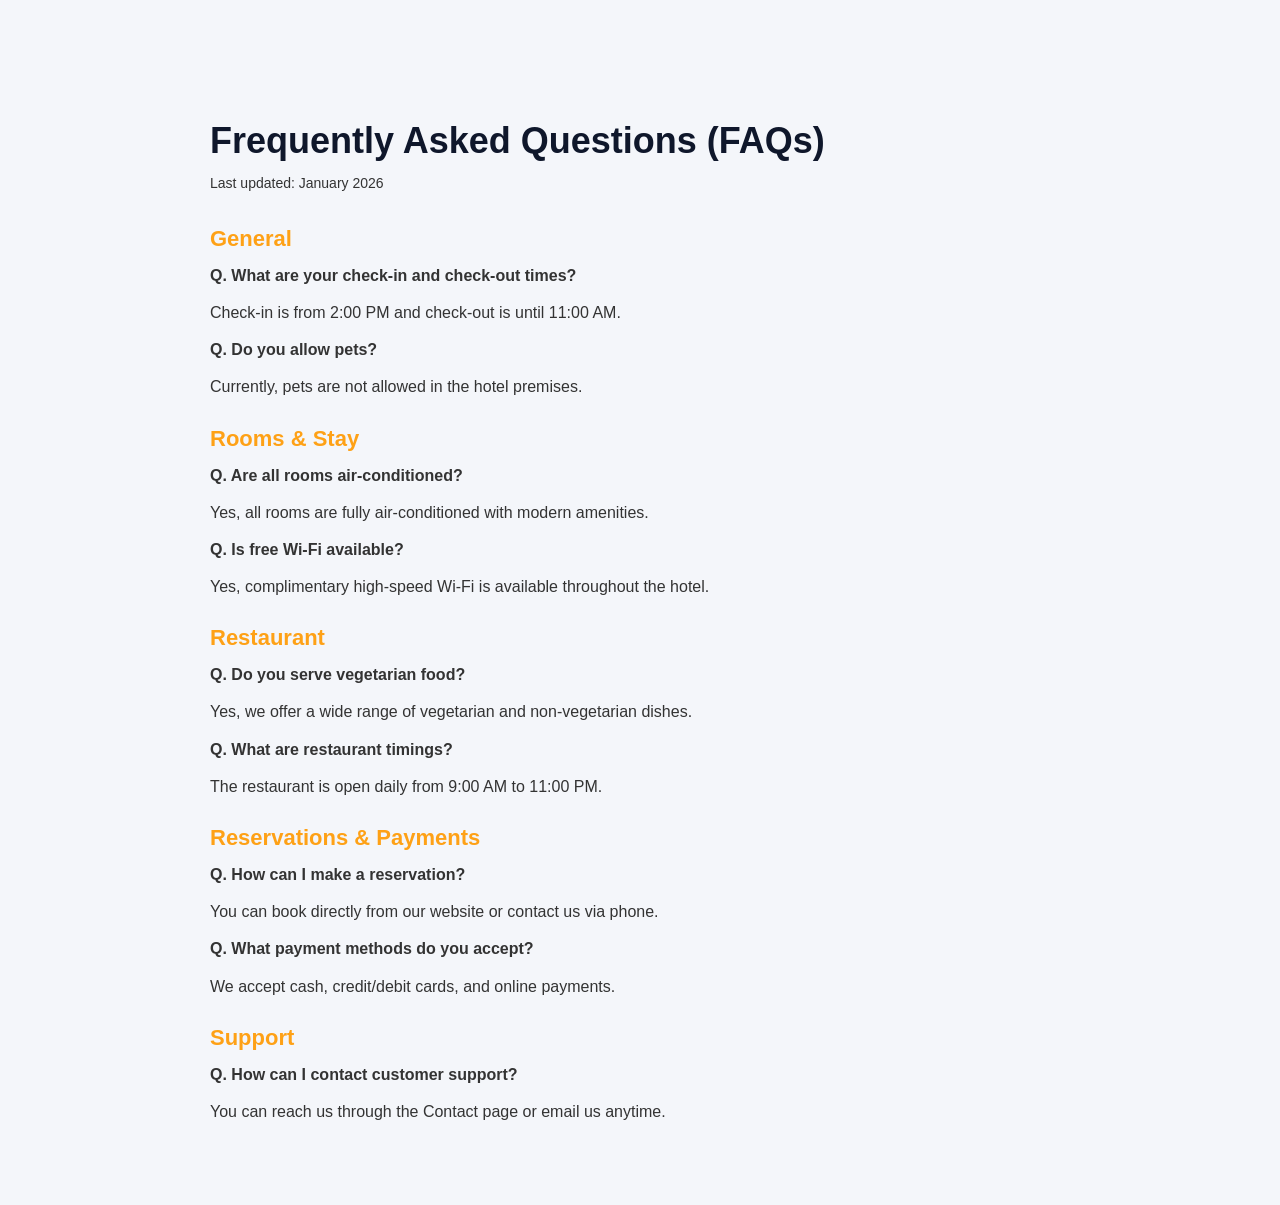
<file: faq.html>
<!DOCTYPE html>
<html lang="en">
<head>
  <meta charset="UTF-8">
  <meta name="viewport" content="width=device-width, initial-scale=1.0">
  <title>FAQs | Sanjivahi Hotel & Restaurant</title>
  <link rel="stylesheet" href="policy.css">
</head>
<body>

<section class="policy-section">
  <div class="policy-wrapper">

    <h1>Frequently Asked Questions (FAQs)</h1>
    <p class="updated">Last updated: January 2026</p>

    <h2>General</h2>
    <p><strong>Q. What are your check-in and check-out times?</strong></p>
    <p>Check-in is from 2:00 PM and check-out is until 11:00 AM.</p>

    <p><strong>Q. Do you allow pets?</strong></p>
    <p>Currently, pets are not allowed in the hotel premises.</p>

    <h2>Rooms & Stay</h2>
    <p><strong>Q. Are all rooms air-conditioned?</strong></p>
    <p>Yes, all rooms are fully air-conditioned with modern amenities.</p>

    <p><strong>Q. Is free Wi-Fi available?</strong></p>
    <p>Yes, complimentary high-speed Wi-Fi is available throughout the hotel.</p>

    <h2>Restaurant</h2>
    <p><strong>Q. Do you serve vegetarian food?</strong></p>
    <p>Yes, we offer a wide range of vegetarian and non-vegetarian dishes.</p>

    <p><strong>Q. What are restaurant timings?</strong></p>
    <p>The restaurant is open daily from 9:00 AM to 11:00 PM.</p>

    <h2>Reservations & Payments</h2>
    <p><strong>Q. How can I make a reservation?</strong></p>
    <p>You can book directly from our website or contact us via phone.</p>

    <p><strong>Q. What payment methods do you accept?</strong></p>
    <p>We accept cash, credit/debit cards, and online payments.</p>

    <h2>Support</h2>
    <p><strong>Q. How can I contact customer support?</strong></p>
    <p>You can reach us through the Contact page or email us anytime.</p>

  </div>
</section>

<!-- Scroll To Top -->
<button id="scrollTop">↑</button>

<script>
const btn = document.getElementById("scrollTop");
window.addEventListener("scroll", () => {
  btn.classList.toggle("show", window.scrollY > 300);
});
btn.addEventListener("click", () => {
  window.scrollTo({ top: 0, behavior: "smooth" });
});
</script>

</body>
</html>
</file>
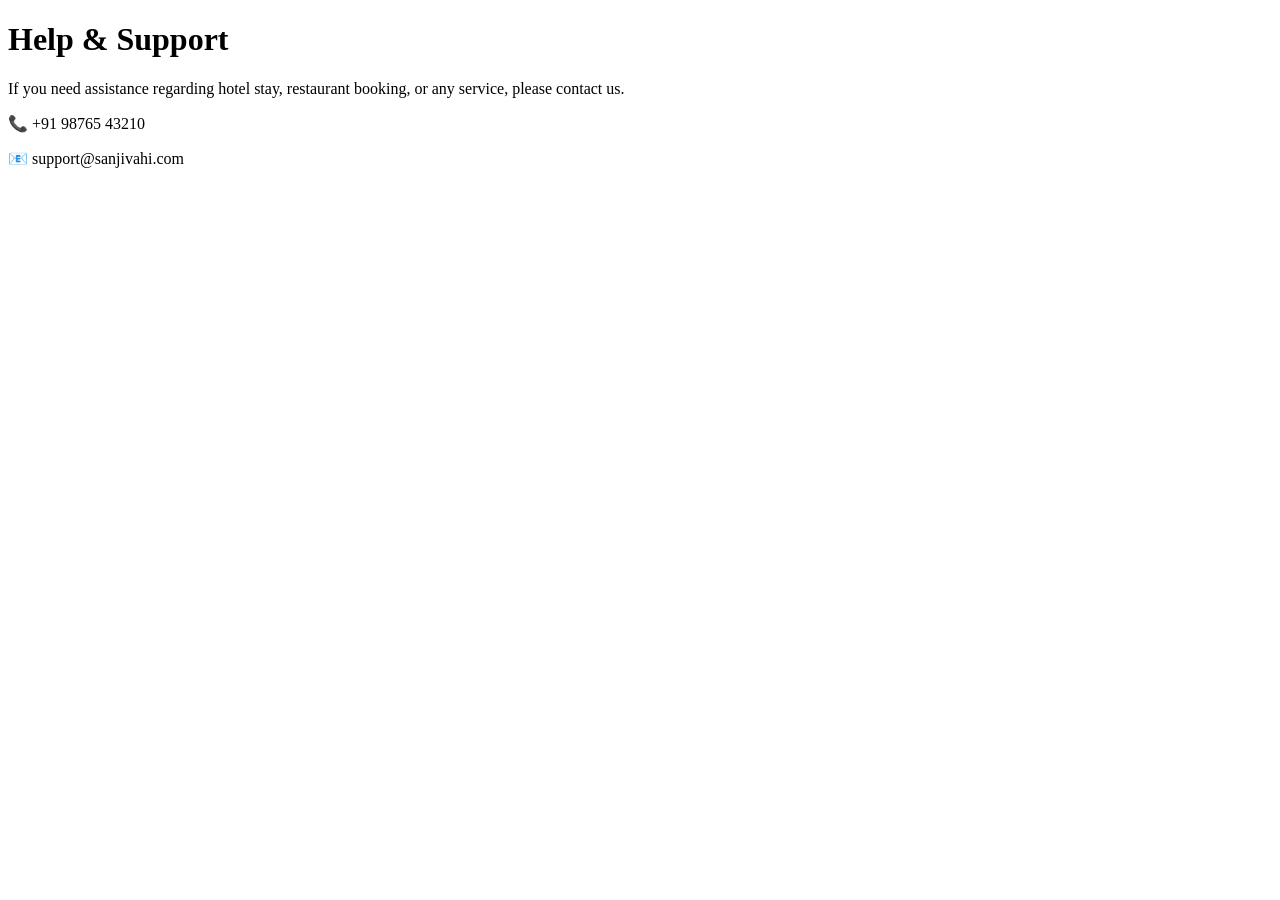
<file: help.html>
<!DOCTYPE html>
<html lang="en">
<head>
    <meta charset="UTF-8">
    <meta name="viewport" content="width=device-width, initial-scale=1.0">
    <title>Document</title>
</head>
<body>
    <h1>Help & Support</h1>

<p>
If you need assistance regarding hotel stay, restaurant booking,
or any service, please contact us.
</p>

<p>📞 +91 98765 43210</p>
<p>📧 support@sanjivahi.com</p>

</body>
</html>
</file>
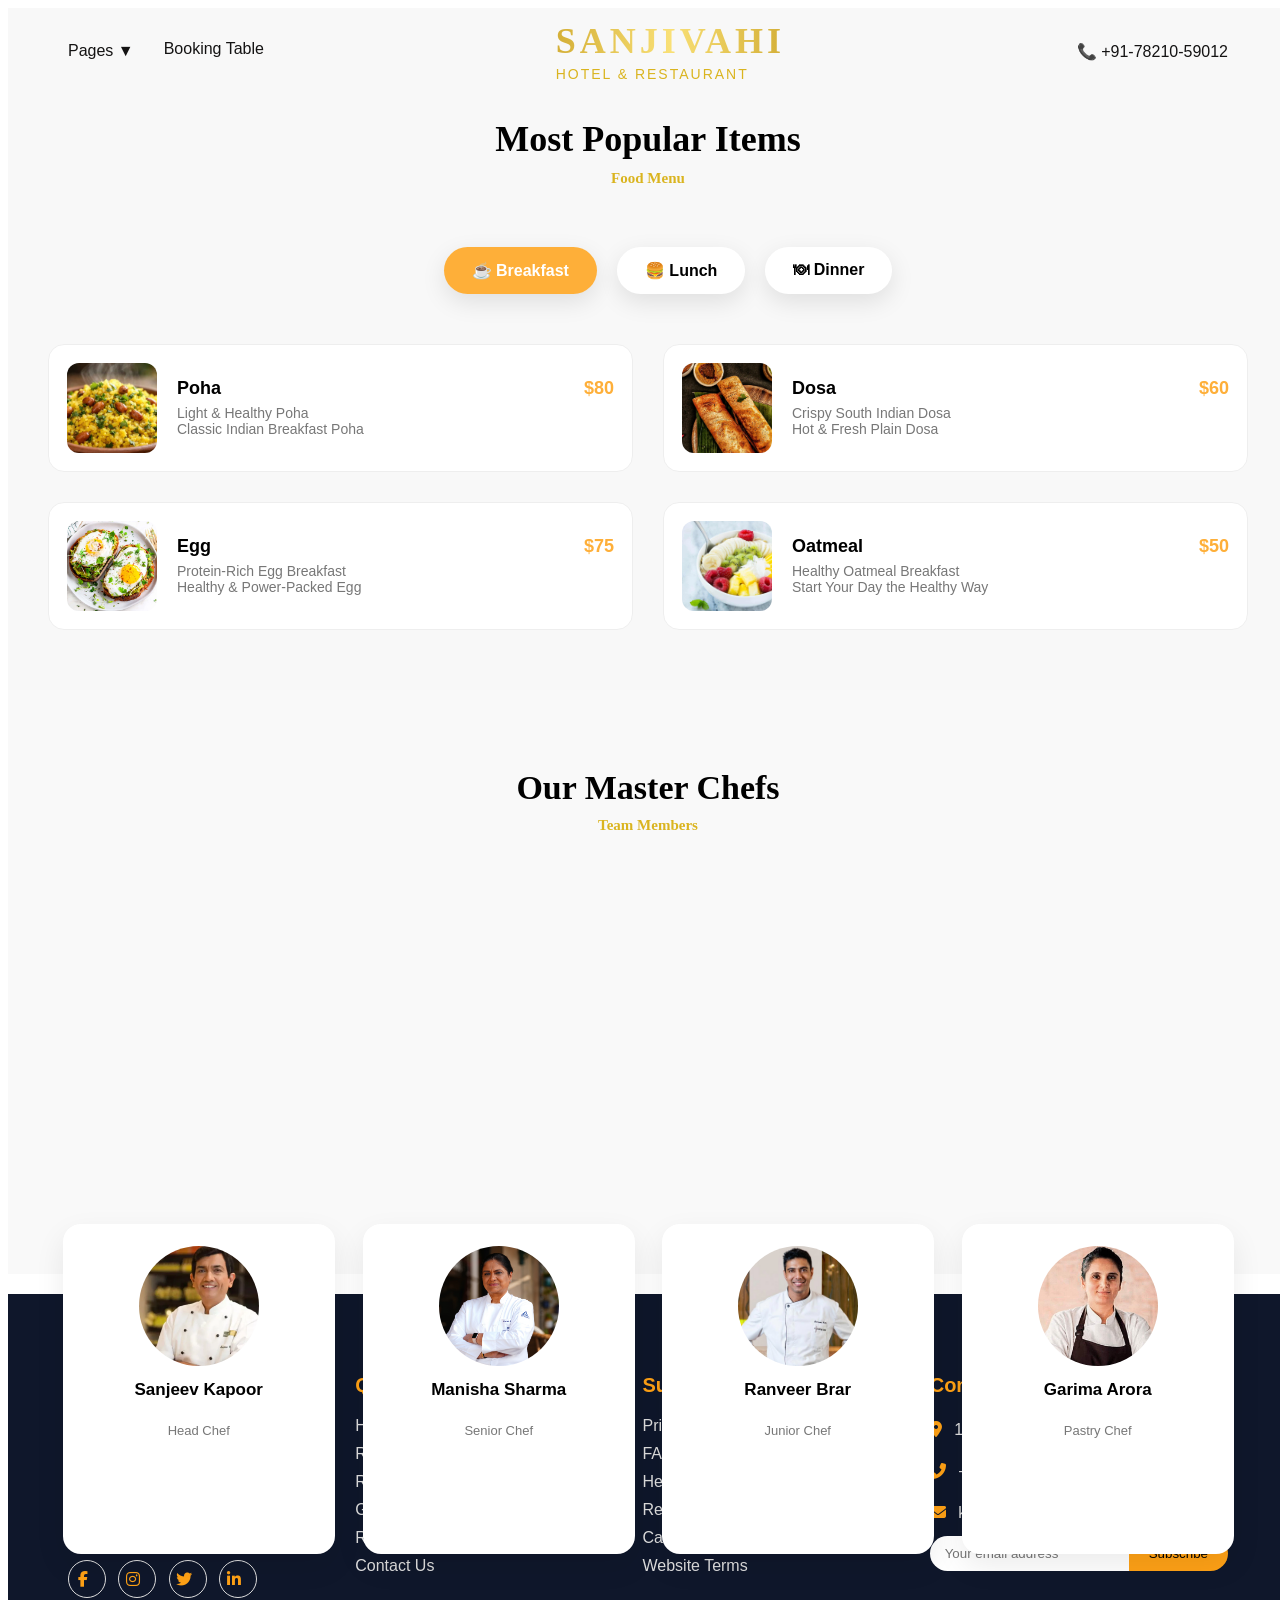
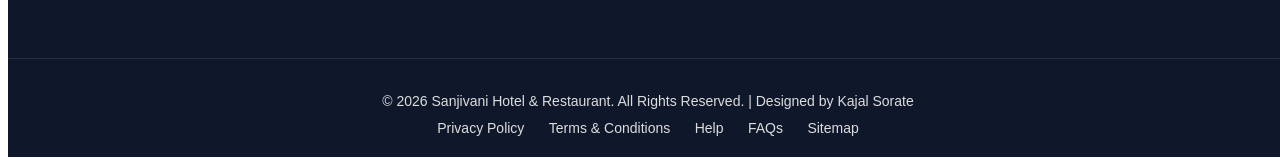
<file: menu.html>
<!DOCTYPE html>
<html lang="en">
<head>
    <meta charset="UTF-8">
    <meta name="viewport" content="width=device-width, initial-scale=1.0">
    <title>Document</title>
    <link rel="stylesheet" href="menu.css">
    <link rel="stylesheet" href="https://cdnjs.cloudflare.com/ajax/libs/font-awesome/6.5.0/css/all.min.css">
     <link href="https://unpkg.com/aos@2.3.1/dist/aos.css" rel="stylesheet">
</head>
<body>
  <!-- ===== NAVBAR ===== -->
<header class="navbar">

  <div class="nav-left">
    <span class="menu-icon" id="openMenu">☰</span>

    

    <div class="dropdown desktop-only">
      <span class="drop-btn">Pages ▼</span>
      <div class="drop-menu">
        <a href="hotel.html">Home</a>
  <a href="roombook.html">Room Booking</a>
        <a href="contact.html">Contact</a>
      </div>
    </div>
    <a href="booking.html" class="desktop-only reservation-link active">Booking Table</a>
  </div>
  
  
 
  <div class="logo">
    <span class="main-text">SANJIVAHI</span>
    <span class="sub-text">Hotel & Restaurant</span>
  </div>

 

  <div class="nav-right desktop-only">
   
    <a href="tel:+917821059012">📞 +91-78210-59012</a>
  </div>

  <button id="topBtn" title="Go to top">
  ↑
</button>

</header>

<!-- ===== MOBILE MENU ===== -->
<div class="mobile-menu" id="mobileMenu">
  <span class="close-menu" id="closeMenu">✕</span>
  <a href="hotel.html">Home</a>
  <a href="booking.html">Booking Table</a>
  <a href="roombook.html">Room Booking</a>
        <a href="contact.html">Contact</a>
 
   
    <a href="tel:+917821059012">📞</a>
</div>

    <section class="menu-section">
  <div class="menu-title" data-aos="fade-up" data-aos-delay="50" data-aos-duration="1000">
    <h1>Most Popular Items</h1>
       <h5>Food Menu</h5>
  </div>

  <!-- TABS -->
  <ul class="menu-tabs"data-aos="slide-up" data-aos-delay="50" data-aos-duration="1000">
    <li class="tab active" data-target="breakfast">☕ Breakfast</li>
    <li class="tab" data-target="lunch">🍔 Lunch</li>
    <li class="tab" data-target="dinner">🍽 Dinner</li>
  </ul>

  <div class="menu-content"data-aos="slide-up" data-aos-delay="50" data-aos-duration="1000">

    <!-- 🔹 Breakfast -->
    <div class="menu-pane active" id="breakfast">

      <div class="menu-item">
        <img src="poha.jpg">
        <div>
          <h4>Poha <span>$80</span></h4>
          <p>Light & Healthy Poha<br>Classic Indian Breakfast Poha </p>
        </div>
      </div>

      <div class="menu-item">
        <img src="dosa.jpg">
        <div>
          <h4>Dosa<span>$60</span></h4>
          <p>Crispy South Indian Dosa<br>Hot & Fresh Plain Dosa</p>
        </div>
      </div>

      <div class="menu-item">
        <img src="Egg.jpg">
        <div>
          <h4>Egg <span>$75</span></h4>
          <p>Protein-Rich Egg Breakfast<br>Healthy & Power-Packed Egg</p>
        </div>
      </div>

      <div class="menu-item">
        <img src="oatmeal.jpg">
        <div>
          <h4>Oatmeal <span>$50</span></h4>
          <p>Healthy Oatmeal Breakfast<br>Start Your Day the Healthy Way</p>
        </div>
      </div>

    </div>

    <!-- 🔹 Lunch -->
    <div class="menu-pane" id="lunch">

      <div class="menu-item">
        <img src="sandwich.jpg">
        <div>
          <h4>Sandwich <span>$115</span></h4>
          <p>Fresh & Tasty Veg Sandwich <br>Light, Healthy & Yummy Sandwich</p>
        </div>
      </div>

      <div class="menu-item">
        <img src="noodle.jpg">
        <div>
          <h4>Noodles <span>$95</span></h4>
          <p>Hot & Delicious Veg Noodles <br>Quick Bite Veg Noodles</p>
        </div>
      </div>

      <div class="menu-item">
        <img src="salads.jpg">
        <div>
          <h4>Salad<span>$150</span></h4>
          <p>Fresh & Healthy Veg Salad <br>Crunchy, Clean & Green</p>
        </div>
      </div>

      <div class="menu-item">
        <img src="vegetarian.jpg">
        <div>
          <h4>Vegetarian<span>$90</span></h4>
          <p>Wholesome Vegetarian Lunch<br>Healthy Veg Lunch Options</p>
        </div>
      </div>

    </div>

    <!-- 🔹 Dinner -->
    <div class="menu-pane" id="dinner">

      <div class="menu-item">
        <img src="chicken.jpg">
        <div>
          <h4>Chicken <span>$220</span></h4>
          <p>Delicious Chicken Dinner<br>Rich & Flavorful Chicken Curry</p>
        </div>
      </div>

      <div class="menu-item">
        <img src="chole_masala.jpg">
        <div>
          <h4>Chole Masala <span>$240</span></h4>
          <p>Punjabi Style Chole Masala<br>Spicy & Tasty Chole Masala</p>
        </div>
      </div>

      <div class="menu-item">
        <img src="veg.jpg">
        <div>
          <h4>Vegetarian <span>$190</span></h4>
          <p>Healthy & Homely Veg Dinner<br>Simple Veg Dinner Delight</p>
        </div>
      </div>

      <div class="menu-item">
        <img src="Butter-Chicken-Biryani.png">
        <div>
          <h4>Butter Chicken Biryani <span>$450</span></h4>
          <p>Rich & Creamy Butter Chicken<br>Classic Butter Chicken Delight</p>
        </div>
      </div>

    </div>

  </div>
</section>
  <section class="team-section">
  <div class="container">
    <div class="section-title" data-aos="fade-up" data-aos-delay="50" data-aos-duration="1000">
      <h1>Our Master Chefs</h1>
      <h5>Team Members</h5>
    </div>

    <div class="team-grid"  data-aos="slide-up" data-aos-delay="50" data-aos-duration="1000">

      <div class="team-card">
        <div class="team-img">
          <img src="Sanjeev-Kapoor.jpg" alt="">
        </div>
        <h4>Sanjeev Kapoor</h4>
        <p>Head Chef</p>
        <div class="team-social" >
          <a href="#"><i class="fab fa-facebook-f"></i></a>
          <a href="#"><i class="fab fa-twitter"></i></a>
          <a href="#"><i class="fab fa-instagram"></i></a>
        </div>
      </div>

      <div class="team-card" >
        <div class="team-img">
          <img src="manisha.jpg" alt="">
        </div>
        <h4>Manisha Sharma</h4>
        <p>Senior Chef</p>
        <div class="team-social">
          <a href="#"><i class="fab fa-facebook-f"></i></a>
          <a href="#"><i class="fab fa-twitter"></i></a>
          <a href="#"><i class="fab fa-instagram"></i></a>
        </div>
      </div>

      <div class="team-card" data-aos="slide-up" data-aos-delay="20" data-aos-duration="1000">
        <div class="team-img">
          <img src="ranveer-brar.jpg" alt="">
        </div>
        <h4>Ranveer Brar</h4>
        <p>Junior Chef</p>
        <div class="team-social">
          <a href="#"><i class="fab fa-facebook-f"></i></a>
          <a href="#"><i class="fab fa-twitter"></i></a>
          <a href="#"><i class="fab fa-instagram"></i></a>
        </div>
      </div>

      <div class="team-card">
        <div class="team-img">
          <img src="garima-arora.jpg" alt="">
        </div>
        <h4>Garima Arora</h4>
        <p>Pastry Chef</p>
        <div class="team-social">
          <a href="#"><i class="fab fa-facebook-f"></i></a>
          <a href="#"><i class="fab fa-twitter"></i></a>
          <a href="#"><i class="fab fa-instagram"></i></a>
        </div>
      </div>

    </div>
  </div>
</section>
<!--FOOTER-->
<footer class="footer">
  <div class="footer-container">

    <!-- ABOUT COMPANY -->
    <div class="footer-box">
      <h3>About</h3>
      <p>
        Sanjivahi Hotel & Restaurant offers luxury stays, fine dining,
        and exceptional hospitality for a comfortable and memorable experience.
      </p>

      <div class="social-icons">
        <a href="#"><i class="fab fa-facebook-f"></i></a>
        <a href="https://www.instagram.com/vaishna_vi.s" target="_blank"><i class="fab fa-instagram"></i></a>
        <a href="#"><i class="fab fa-twitter"></i></a>
        <a href="https://www.linkedin.com/in/kajal-sorate" target="_blank"><i class="fab fa-linkedin-in"></i></a>
      </div>
    </div>

    <!-- QUICK LINKS -->
    <div class="footer-box">
      <h3>Quick Links</h3>
      <a href="#">Home</a>
      <a href="#">Rooms & Suites</a>
      <a href="#">Restaurant</a>
      <a href="#">Gallery</a>
      <a href="#">Reservation</a>
      <a href="#">Contact Us</a>
    </div>

    <!-- SUPPORT / HELP -->
    <div class="footer-box">
      <h3>Support</h3>
      <a href="privacy-policy.html">Privacy Policy</a>
<a href="faq.html">FAQs</a>

<a href="help.html">Help & Support</a>
<a href="reservation-policy.html">Reservation Policy</a>
<a href="cancellation-policy.html">Cancellation Policy</a>
<a href="terms.html">Website Terms</a>

    </div>

    <!-- CONTACT + NEWSLETTER -->
    <div class="footer-box">
      <h3>Contact Us</h3>

      <p><i class="fa fa-map-marker-alt"></i> 123 Street, New York, USA</p>
      <p><i class="fa fa-phone-alt"></i> +91 7821059012</p>
      <p><i class="fa fa-envelope"></i> kajalsorate173@gmail.com</p>

      <div class="newsletter">
        <input type="email" placeholder="Your email address">
        <button>Subscribe</button>
      </div>
    </div>

  </div>

  <!-- BOTTOM -->
  <div class="footer-bottom">
    <p>© 2026 Sanjivani Hotel & Restaurant. All Rights Reserved. | Designed by Kajal Sorate</p>

    <div class="footer-links">
      <a href="#">Privacy Policy</a>
      <a href="#">Terms & Conditions</a>
      <a href="#">Help</a>
      <a href="#">FAQs</a>
      <a href="#">Sitemap</a>
    </div>
  </div>
</footer>
<script src="menu.js"></script>
<script src="https://unpkg.com/aos@2.3.1/dist/aos.js"></script>

<script>
  AOS.init({
    once: false,  // Important: repeat animation on scroll up
  });
</script>


</body>
</html>
</file>
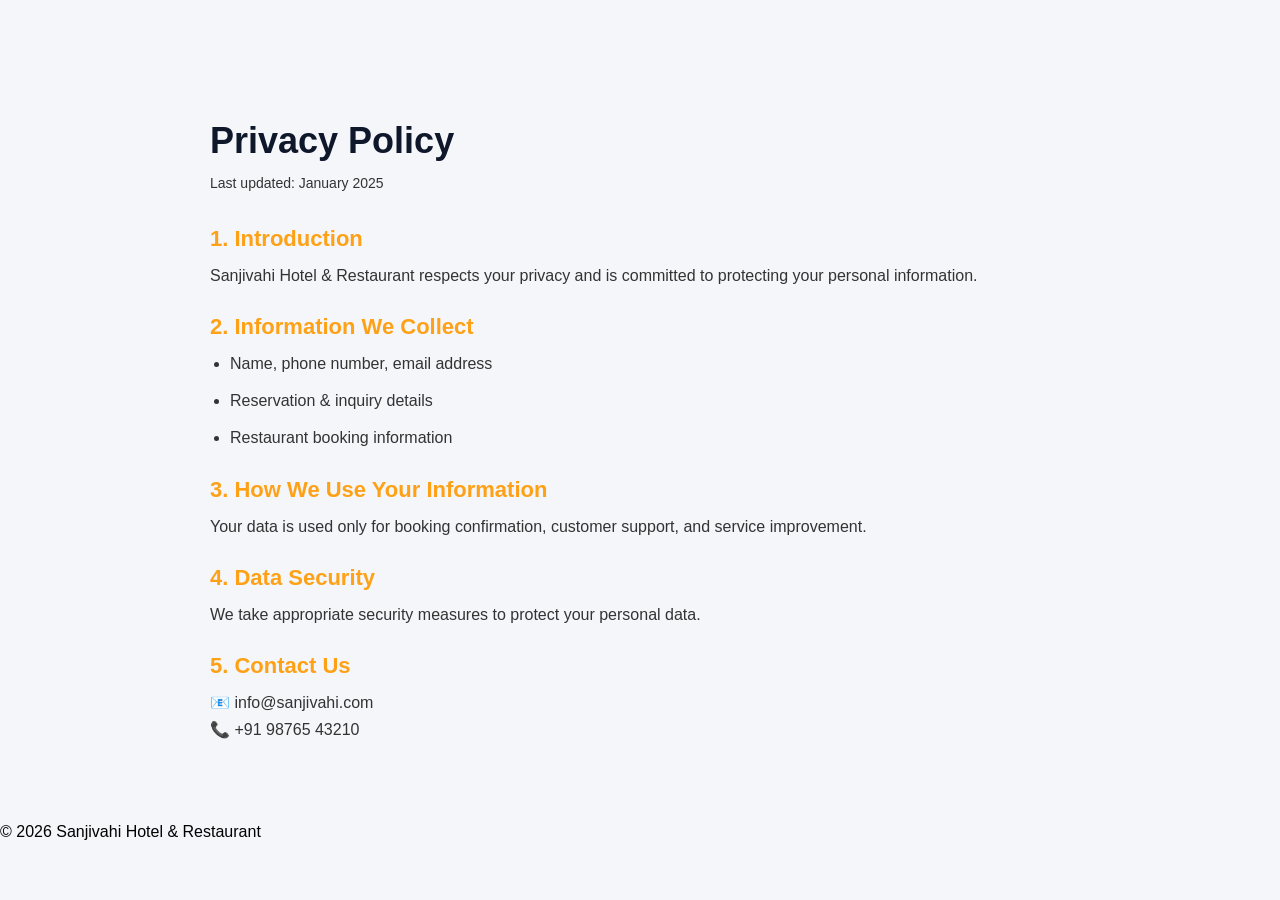
<file: privacy-policy.html>
<!DOCTYPE html>
<html lang="en">
<head>
  <meta charset="UTF-8">
  <meta name="viewport" content="width=device-width, initial-scale=1.0">
  <title>Privacy Policy | Sanjivahi Hotel & Restaurant</title>
  <link rel="stylesheet" href="policy.css">
  <meta name="viewport" content="width=device-width, initial-scale=1.0">

</head>
<body>

<section class="policy-section">
  <div class="policy-wrapper">

    <h1>Privacy Policy</h1>
    <p class="updated">Last updated: January 2025</p>

    <h2>1. Introduction</h2>
    <p>
      Sanjivahi Hotel & Restaurant respects your privacy and is committed
      to protecting your personal information.
    </p>

    <h2>2. Information We Collect</h2>
    <ul>
      <li>Name, phone number, email address</li>
      <li>Reservation & inquiry details</li>
      <li>Restaurant booking information</li>
    </ul>

    <h2>3. How We Use Your Information</h2>
    <p>
      Your data is used only for booking confirmation, customer support,
      and service improvement.
    </p>

    <h2>4. Data Security</h2>
    <p>
      We take appropriate security measures to protect your personal data.
    </p>

    <h2>5. Contact Us</h2>
    <p>
      📧 info@sanjivahi.com <br>
      📞 +91 98765 43210
    </p>

  </div>
</section>
<button id="scrollTop">↑</button>
<p>© <span id="year"></span> Sanjivahi Hotel & Restaurant</p>

<script>
    // Smooth page load
document.addEventListener("DOMContentLoaded", () => {
  document.body.classList.add("loaded");
});

const scrollBtn = document.getElementById("scrollTop");

window.addEventListener("scroll", () => {
  if (window.scrollY > 300) {
    scrollBtn.classList.add("show");
  } else {
    scrollBtn.classList.remove("show");
  }
});

scrollBtn.addEventListener("click", () => {
  window.scrollTo({
    top: 0,
    behavior: "smooth"
  });
});

// Footer year auto
const yearSpan = document.getElementById("year");
if (yearSpan) {
  yearSpan.textContent = new Date().getFullYear();
}

</script>
</body>
</html>
</file>
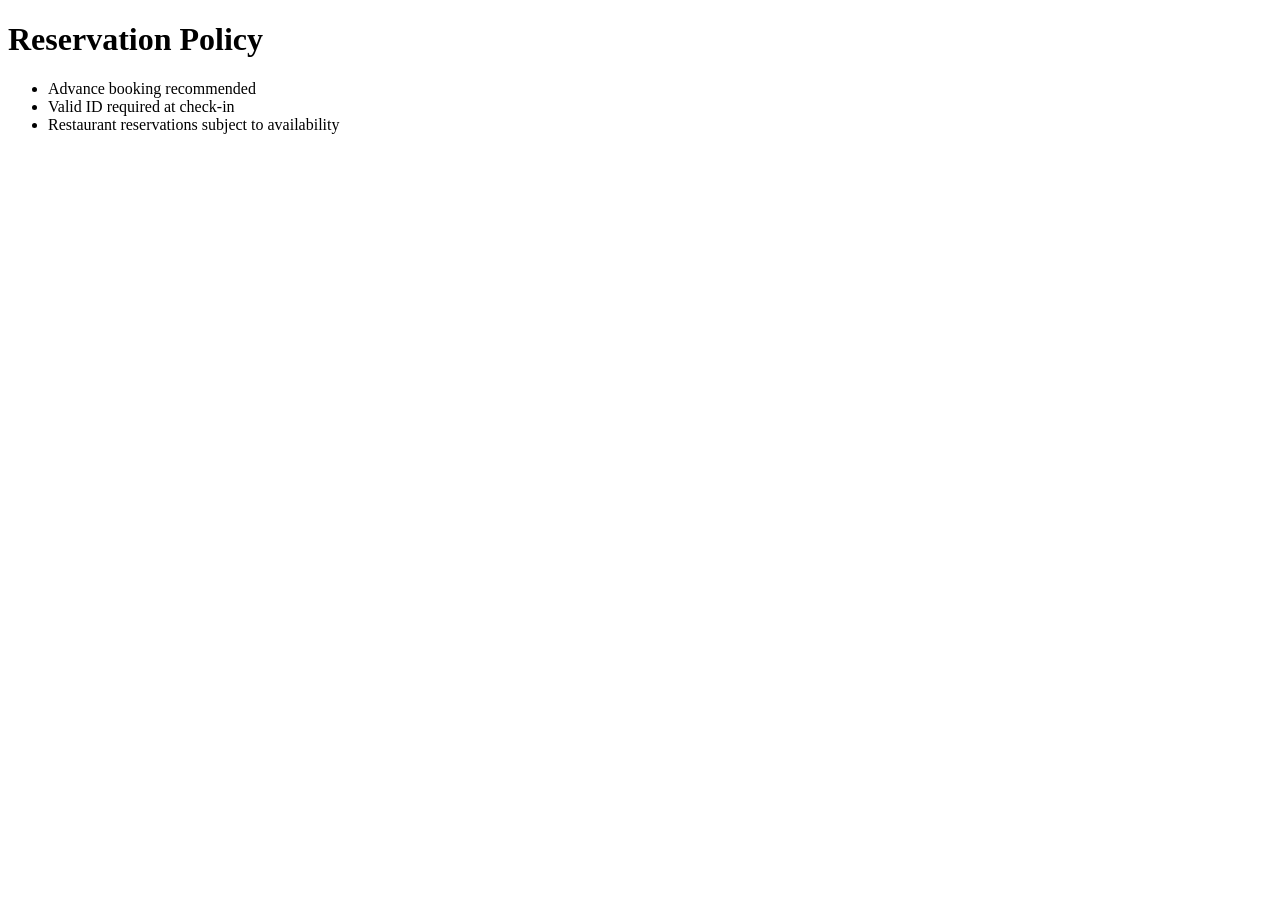
<file: reservation-policy.html>
<!DOCTYPE html>
<html lang="en">
<head>
    <meta charset="UTF-8">
    <meta name="viewport" content="width=device-width, initial-scale=1.0">
    <title>Document</title>
</head>
<body>
    <h1>Reservation Policy</h1>

<ul>
  <li>Advance booking recommended</li>
  <li>Valid ID required at check-in</li>
  <li>Restaurant reservations subject to availability</li>
</ul>

</body>
</html>
</file>
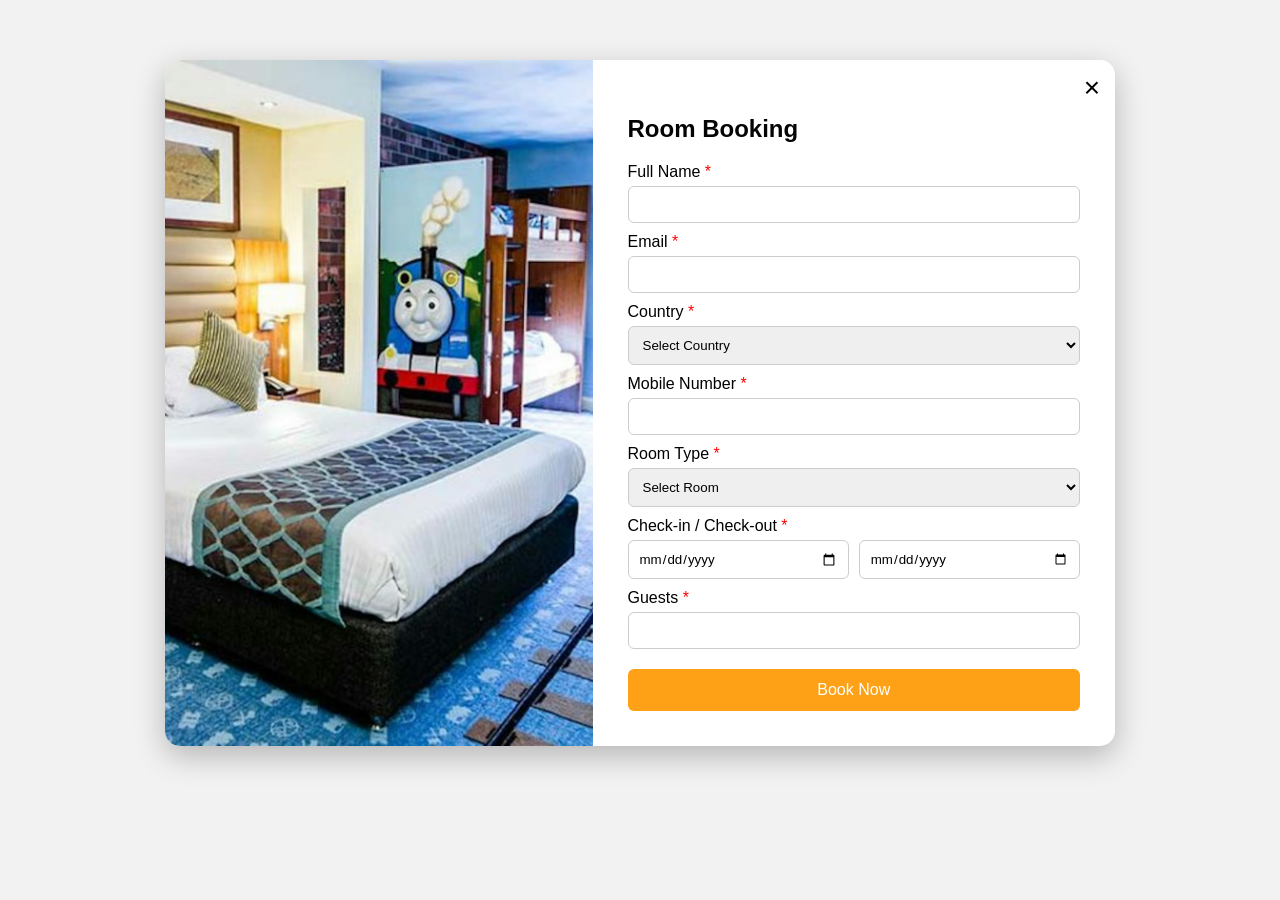
<file: roombook.html>
<!DOCTYPE html>
<html lang="en">
<head>
  <meta charset="UTF-8">
  <title>Room Booking | Sanjivani Hotel</title>
  <meta name="viewport" content="width=device-width, initial-scale=1.0">
  <link rel="stylesheet" href="roombooking.css">
  <link href="https://unpkg.com/aos@2.3.1/dist/aos.css" rel="stylesheet">
</head>
<body>

<div class="booking-container"data-aos="fade-down" data-aos-delay="50" data-aos-duration="1000">

  <!-- IMAGE SIDE -->
  <div class="booking-image">
    <img src="Theme Suites.avif" alt="Luxury Room" data-aos="flip-right" data-aos-delay="50" data-aos-duration="1000">
  </div>

  <!-- FORM SIDE -->
  <div class="booking-form">

<span class="close-btn" onclick="goHome()">×</span>


    <h2>Room Booking</h2>

    <form>

      <label>Full Name <span>*</span></label>
      <input type="text" required>

      <label>Email <span>*</span></label>
      <input type="email" required>

      <label>Country <span>*</span></label>
      <select required>
        <option value="">Select Country</option>
        <option>India</option>
        <option>USA</option>
        <option>UK</option>
        <option>Australia</option>
      </select>

      <label>Mobile Number <span>*</span></label>
      <input type="tel" pattern="[0-9]{10}" maxlength="10" required>

      <label>Room Type <span>*</span></label>
      <select required>
        <option value="">Select Room</option>
        <option>Single</option>
        <option>Double</option>
        <option>Deluxe</option>
        <option>Luxury Suite</option>
      </select>

      <label>Check-in / Check-out <span>*</span></label>
      <div class="dates">
        <input type="date" required>
        <input type="date" required>
      </div>

      <label>Guests <span>*</span></label>
      <input type="number" min="1" max="10" required>

      <button type="submit">Book Now</button>

    </form>
  </div>

</div>
<script src="roombook.js"></script>
<script src="https://unpkg.com/aos@2.3.1/dist/aos.js"></script>

<script>
  AOS.init({
    once: false,  // Important: repeat animation on scroll up
  });
</script>


</body>
</html>
</file>
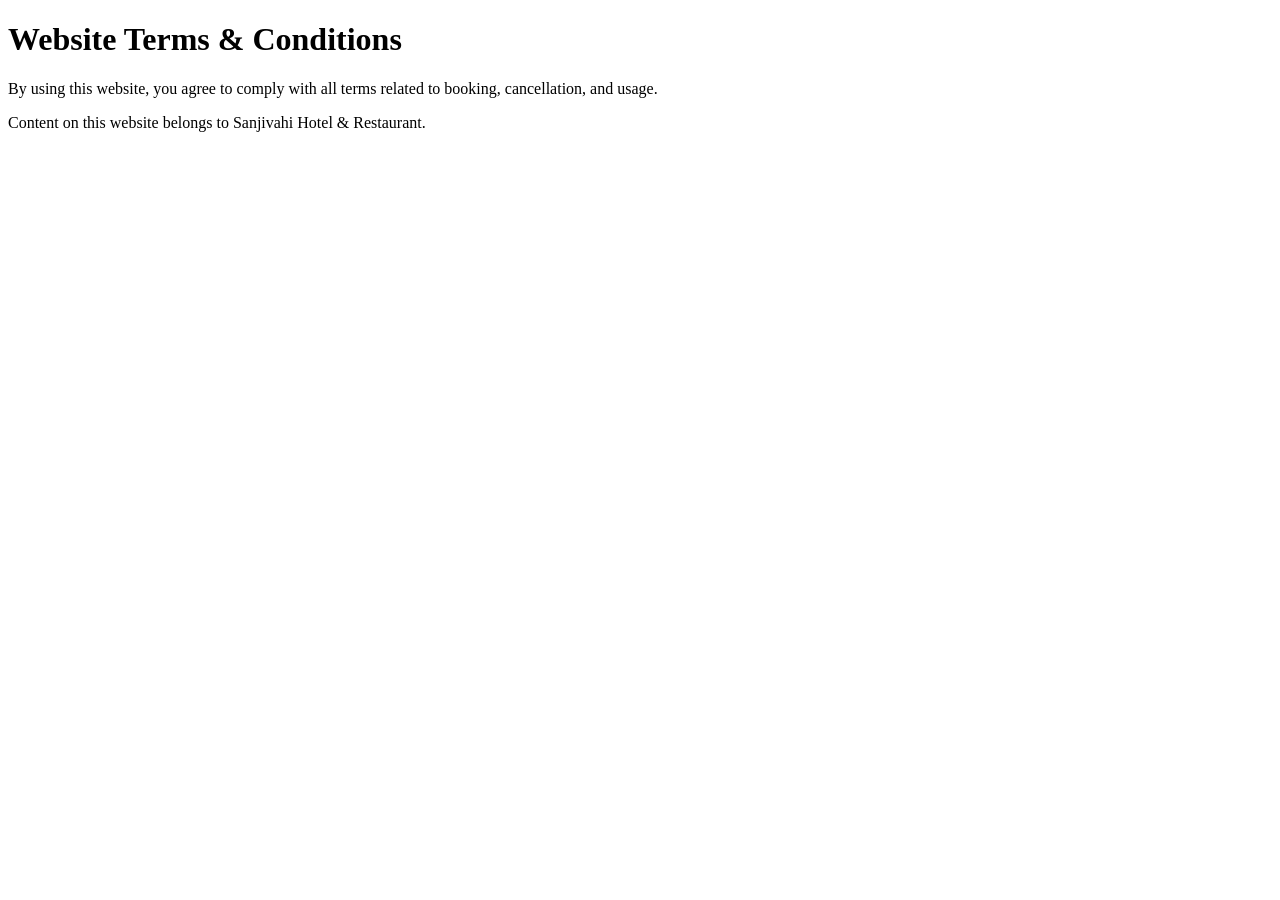
<file: terms.html>
<!DOCTYPE html>
<html lang="en">
<head>
    <meta charset="UTF-8">
    <meta name="viewport" content="width=device-width, initial-scale=1.0">
    <title>Document</title>
</head>
<body>
    <h1>Website Terms & Conditions</h1>

<p>
By using this website, you agree to comply with all terms related
to booking, cancellation, and usage.
</p>

<p>
Content on this website belongs to Sanjivahi Hotel & Restaurant.
</p>

</body>
</html>
</file>
<file: index.css>
* {
  margin: 0;
  padding: 0;
  box-sizing: border-box;
    font-family: Heebo, sans-serif;
}
html, body{
  width: 100%;
  overflow-x: hidden;

}
/* ===== NAVBAR ===== */
.navbar {
  position: absolute;
  top: 0;
  width: 100%;
  z-index: 10;

  display: flex;
  justify-content: space-between;
  align-items: center;

  padding: 20px 50px;
  background: transparent;
}

.navbar a, .drop-btn {
  color: white;
  text-decoration: none;
  margin: 0 10px;
  cursor: pointer;
}

/* DROPDOWN */
.dropdown {
  position: relative;
}

/* Button */
.drop-btn {
  padding: 10px 0;   /* hover area badhao */
}

/* Menu */
.drop-menu {
  position: absolute;
  top: 100%;        /* 🔥 button ke bilkul niche */
  left: 0;

  background:#FFFFFF;
  min-width: 160px;

  display: none;
}

/* Show menu */
.dropdown:hover .drop-menu {
  display: block;
}

/* Menu links */
.drop-menu a {
  display: block;
  padding: 10px 14px;
  color:#0B0B0B;
  text-decoration: none;
}

.drop-menu a:hover {
   background: #feaf39;
}

/* Reservation RIGHT */

.nav-left {
  display: flex;
  align-items: center;
  gap: 10px;   /* Pages aur Reservation ke beech distance */
}

/* Reservation link */
.reservation-link {
  position: relative;
  padding-bottom: 5px;
  text-decoration: none;
  color: #fff;
}

/* Underline */
.reservation-link::after {
  content: "";
  position: absolute;
  left: 0;
  bottom: 0;
  width: 0;
  height: 2px;
  background: #feaf39;
  transition: 0.3s ease;
}

.reservation-link:hover::after {
  width: 100%;
}
/* MENU ICON */
.menu-icon {
  font-size: 24px;
  color: white;
  cursor: pointer;
  display: none;
}

/* ===== HERO ===== */
.hero {
  height: 100vh;
  position: relative;
}

.slide {
  position: absolute;
  inset: 0;
  background-size: cover;
  opacity: 0;
  transition: opacity 1s ease;
  background-position: 50% 20%;
  
}

.slide::after {
  content: "";
  position: absolute;
  inset: 0;
  background: rgba(0,0,0,0.4);
}

.slide.active {
  opacity: 1;
}

.slide-text {
  position: absolute;
  bottom: 25%;
  left: 50%;
  transform: translateX(-50%);
  text-align: center;
  color: white;
  z-index: 2;
  
}

.slide-text h1 {
  font-size: 60px;
}

/* ===== MOBILE MENU ===== */
.mobile-menu {
  position: fixed;
  top: 0;
  right: -100%;
  width: 260px;
  height: 100%;
  background:#ffffff;
  padding: 30px;
  transition: right 0.3s ease;
  z-index: 100;
}

.mobile-menu a {
  display: block;
  color: hsl(0, 0%, 4%);
  text-decoration: none;
 
  padding: 8px 5px;
}

.mobile-menu.active {
  left: 0;
}
.mobile-menu a:hover {
   background: #feaf39;
}
.close-menu {
  color: #110f0f;
  font-size: 20px;
  cursor: pointer;
  display: block;
  text-align: right;
}

/* ===== LOGIN MODAL ===== */
.login-modal {
  position: fixed;
  inset: 0;
  background: rgba(0,0,0,0.6);
  display: none;
  justify-content: center;
  align-items: center;
  z-index: 200;
}

.login-modal.active {
  display: flex;
}

.login-box {
  background: white;
  padding: 25px;
  width: 300px;
  position: relative;
}

.login-box input {
  width: 100%;
  padding: 8px;
  margin-bottom: 10px;
}

.login-box button {
  width: 100%;
  padding: 8px;
  background-color: #dab41f;
}

.close-login {
  position: absolute;
  top: 10px;
  right: 12px;
  cursor: pointer;
}
/* Logo container */
.logo {
  text-align: center;
  line-height: 1.1;
}

/* Main title */
.main-text {
  display: block;
  font-family: "Playfair Display", serif;
  font-size: 36px;
  font-weight: 700;
  letter-spacing: 4px;
  background: linear-gradient(
    90deg,
    #d4af37,
    #f9e076,
    #d4af37
  );
  -webkit-background-clip: text;
  -webkit-text-fill-color: transparent;
}

/* Subtitle */
.sub-text {
  display: block;
  font-family: "Montserrat", sans-serif;
  font-size: 14px;
  letter-spacing: 2px;
  color: #dab41f;
  margin-top: 4px;
  text-transform: uppercase;
}
/*Go to Top*/
#topBtn {
  position: fixed;
  bottom: 20px;
  right: 20px;
  z-index: 1000;
  display: none;
  background-color: #dab41f;
  color: #fff;
  border: none;
  padding: 12px 15px;
  border-radius: 50%;
  font-size: 18px;
  cursor: pointer;
}

#topBtn:hover {
  background-color: #0f172b;
}

/*=====ABOUT SECTION====*/
#about {
  padding: 50px 0;
}

.container {
  max-width: 1100px;
  margin: auto;
  display: flex;
  gap: 30px;
  align-items: center;
  flex-direction: row-reverse;
}

.about-gallery {
  flex: 1;
  display: grid;
  grid-template-columns: 1fr 1fr;
  gap: 14px;
}

.img img {
    width: 100%;
    object-fit: cover;
    border-radius: 10px;
}


.small img {
  height: 160px;
}

.big img {
  height: 270px;
}

.about-text {
  flex: 1;
}

.sub-title {
  font-size: 30px;
  color: #070606;
 font-family: "Playfair Display", serif;
  
}
.main-title{
   display: block;
  font-family: "Montserrat", sans-serif;
  font-size: 15px;
  letter-spacing: 2px;
  color: #dab41f;
  margin-bottom: 20px;
      font-family: Pacifico, cursive;

 
}
.para {
  font-size: 20px;
}
.about-text .para{
  font-size: 20px;
  color: #444;
  line-height: 1.6;
}

/*===ROOM SECTION===*/
#rooms {
  padding-bottom: 150px;
  background: #f8f8f8;
}

.section-title {
  text-align: center;
  font-size: 32px;
  
  font-family: "Playfair Display", serif;
}
#rooms .main-title{
  display: block;
  position: relative;
  top: -45px;
  font-size: 15px;
text-align: center;
  color: #dab41f;
font-family: Pacifico, cursive;
}
.rooms-grid {
  width: 100%;
  height: 100vh;
  display: grid;
  grid-template-columns: repeat(2, 1fr);
}

.room-card {
  position: relative;
  width: 100%;
  height: 100%;
  
}
.rooms-grid:hover .room-card{
  width: 100%;
  left:0;
}
.room-card img {
  width: 100%;
  height: 100%;
  object-fit: cover;
  display: block;
}

.room-overlay{
  position: absolute;
  inset: 0;
  
}

.arrow, .book{
  position: absolute;
  inset: 0;
  display: flex;
  flex-direction: column;
  justify-content: flex-end;
  padding: 20px;
  width: 200px;
  color: darkorange;
  
}
.room-overlay h3{
  
  position: absolute;
  top: 20px;
  width: 100%;
  text-align: center;
  color: #fff;
}
.arrow {
  font-size: 28px;
  cursor: pointer;
}

.book {
  opacity: 0;
  margin-top: 10px;
  font-size: 16px;
  bottom: 25px;
  transition: cubic-bezier(0.075, 0.82, 0.165, 1);
}

.room-card:hover .book {
  opacity: 1;
}
/* ===================== FACILITY / AMENITIES SECTION ===================== */
.facility-section {
 background: #fff;

justify-content: flex-end;
  font-family: 'Segoe UI', sans-serif;
  padding-top: 100px;
}

.bg-light {
  background: #f9f9f9;
}

.section-title {
  padding-top: 50px;
  text-align: center;
  margin-bottom: 50px;
  
  
}

.section-title h5 {
  color: #feaf39;
  letter-spacing: 2px;
  text-transform: uppercase;
  font-size: 14px;
   font-family: Pacifico, cursive;
  
}
.facility-grided{
  max-width: 1200px;
  margin: auto;
  display: grid;
  grid-template-columns: repeat(4, 1fr); /* 💻 Laptop: 4 cards */
  gap: 30px;
}

.section-title h1 {
  font-size: 36px;
  font-weight: 700;
  color: #222;
  font-family: "Playfair Display", serif;
}

/* ===================== GRID ===================== */
.facility-grid {
  max-width: 1100px;
  margin: auto;
  display: grid;
  grid-template-columns: repeat(3, 1fr); /* Desktop: 3 cards per row */
  gap: 30px;
}

/* ===================== CARD ===================== */
.facility-card {
  background: #ffffff;
  padding: 35px 25px;
  text-align: center;
  border-radius: 18px;
  box-shadow: 0 12px 30px rgba(0,0,0,0.08);
  transition: 0.4s;
  opacity: 0;
  transform: translateY(40px);
  animation: fadeUp 0.8s forwards;
}

/* STAGGER ANIMATION */
.facility-card:nth-child(1) { animation-delay: 0.1s; }
.facility-card:nth-child(2) { animation-delay: 0.2s; }
.facility-card:nth-child(3) { animation-delay: 0.3s; }
.facility-card:nth-child(4) { animation-delay: 0.4s; }
.facility-card:nth-child(5) { animation-delay: 0.5s; }
.facility-card:nth-child(6) { animation-delay: 0.6s; }
.facility-card:nth-child(7) { animation-delay: 0.7s; }
.facility-card:nth-child(8) { animation-delay: 0.8s; }
.facility-card:nth-child(9) { animation-delay: 0.9s; }

/* ===================== ICON ===================== */
.facility-card i {
  font-size: 40px;
  color: #feaf39;
  margin-bottom: 18px;
  transition: transform 0.4s ease;
}

/* ===================== HOVER EFFECT ===================== */
.facility-card:hover {
  transform: translateY(-10px) scale(1.02);
  box-shadow: 0 20px 45px rgba(0,0,0,0.15);
}

.facility-card:hover i {
  transform: rotate(8deg) scale(1.1);
}

/* ===================== TEXT ===================== */
.facility-card h4 {
  font-size: 20px;
  margin-bottom: 10px;
  color: #222;
}

.facility-card p {
  font-size: 14px;
  color: #777;
  line-height: 1.6;
}

/* ===== GALLERY SECTION ===== */
.Gallery{
   
  position: relative;
  width: 100%;
  padding: 20px 0;
  background: #f5f5f5;
 
}

.Gallery h2{
  top: 20px;
  text-align: center;
  font-size: 32px;
  margin: 25px 0 20px;   /* text thoda niche */
  font-family: "Playfair Display", serif;
}
.Gallery h5 {
   display: block;
  position: relative;
  top: -20px;
  font-size: 15px;
text-align: center;
  color: #dab41f;
font-family: Pacifico, cursive;
     
  
}
/* ===== CAROUSEL ===== */
.carousel{
  position: relative;
  width: 100%;
  overflow: hidden;
  padding: 15px 0 30px;
}

/* TRACK */
.carousel-track{
  display: flex;
  gap: 40px;
  transition: transform 0.5s ease;
  padding: 0 60px;
}

/* SLIDE */
.Slide{
  min-width: 280px;
}

/* IMAGE */
.Slide img{
  width: 100%;
  height: 250px;
  object-fit: cover;
  border-radius: 16px;
  display: block;
}

/* ===== ARROWS ===== */
.Arrow{
  position: absolute;
  top: 50%;                 /* arrows upar */
  transform: translateY(-50%);
  background: rgba(0,0,0,0.6);
  color: #fff;
  border: none;
  width: 45px;
  height: 45px;
  border-radius: 50%;
  cursor: pointer;
  font-size: 22px;
  z-index: 5;
}

.Arrow.left{ left: 10px; }
.Arrow.right{ right: 10px; }

/*footer*/
.footer {
  background: #0f172b;
  color: #ddd;
  padding-top: 60px;
}

.footer-container {
  max-width: 1200px;
  margin: auto;
  display: grid;
  grid-template-columns: repeat(4, 1fr);
  gap: 40px;
  padding: 0 20px;
}

/* Footer Boxes */
.footer-box h3 {
  color: #fea116;
  margin-bottom: 20px;
  font-size: 20px;
}

.footer-box a {
  display: block;
  color:#ddd;
  text-decoration: none;
  margin-bottom: 10px;
  transition: 0.3s;
}

.footer-box a:hover {
  color: #fea116;
  padding-left: 5px;
}

.footer-box p {
  margin-bottom: 10px;
  line-height: 1.6;
}

.footer-box i {
  color:#fea116;
  margin-right: 8px;
}

/* Social Icons */
.social-icons {
  margin-top: 15px;
}

.social-icons a {
  display: inline-flex;
  align-items: center;
  justify-content: center;
  width: 38px;
  height: 38px;
  border: 1px solid #ddd;
  border-radius: 50%;
  margin-right: 8px;
  color:#ddd;
  transition: 0.3s;
}

.social-icons a:hover {
  background: #fea116;
  border-color: #ffffff;
  color: #000;
}

/* Newsletter */
.newsletter {
  display: flex;
  margin-top: 10px;
}

.newsletter input {
  flex: 1;
  padding: 10px 15px;
  border: none;
  outline: none;
  border-radius: 25px 0 0 25px;
}

.newsletter button {
  padding: 10px 20px;
  border: none;
  background: #fea116;
  color:#000;
  cursor: pointer;
  border-radius: 0 25px 25px 0;
  transition: 0.3s;
}

.newsletter button:hover {
  background: #ffb84d;
}

/* Footer Bottom */
.footer-bottom {
  margin-top: 50px;
  border-top: 1px solid rgba(255,255,255,0.1);
  padding: 20px;
  text-align: center;
}

.footer-bottom p {
  margin-bottom: 10px;
  font-size: 14px;
}

.footer-links a {
  color: #ddd;
  margin: 0 10px;
  text-decoration: none;
  font-size: 14px;
}

.footer-links a:hover {
  color: #ebb35f;
}


/* ===== RESPONSIVE ===== */
/*home*/

@media (max-width: 768px) {

  /* Desktop items hide */
  .desktop-only {
    display: none;
  }

  /* Navbar padding reduce */
  .navbar {
    padding: 15px 20px;
  }

  /* Menu icon show */
  .menu-icon {
    display: block;
  }

  

  /* Remove underline effect on mobile */
  .reservation-link::after {
    display: none;
  }
}
  @media (max-width: 768px) {

  /* HERO height control */
  .hero {
    height: 100svh;
    overflow: hidden;
    
  }

  /* Image zoom fix */
  .slide {
    background-size: cover;
    background-position: center top; /* 🔥 important */
    padding: 10px 0;
  }

  /* Text position FIX */
  .slide-text {
    bottom: 28%;          /* pehle 20% tha, isliye niche lag raha tha */
    left: 50%;
     
    transform: translateX(-50%);
    width: 92%;
    text-align: center;
  }

  .slide-text h1 {
    font-size: 28px;
    line-height: 1.2;
  }

  .slide-text p {
    font-size: 14px;
    margin-top: 6px;
  }
}

@media (max-width: 480px) {

  .slide {
    background-position: center top; /* aur upar anchor */
  }

  .slide-text {
    bottom: 32%;
  }

  .slide-text h1 {
    font-size: 24px;
  }

  .slide-text p {
    font-size: 13px;
  }
}


/* 📱 Mobile Responsive login*/
@media (max-width: 600px) {
  .main-text {
    font-size: 26px;
    letter-spacing: 3px;
  }

  .sub-text {
    font-size: 12px;
    letter-spacing: 1.5px;
  }

  .navbar {
    height: 65px;
  }
}
/*=====ABOUT SECTION====*/
@media (max-width: 768px) {

  .container {
    flex-direction: column;
    padding: 0 20px;
  }

  .about-gallery {
    display: grid;
    grid-template-columns: repeat(2, 1fr);
    gap: 12px
  }

  /* 🔥 sirf first 2 images show */
  .about-gallery > :nth-child(n+3) {
    display: none;
  }
.about-gallery img {
    width: 100%;
    height: 160%;
    object-fit: cover;
    display: block;
  }

  .sub-title {
    font-size: 28px;
    text-align: center;
  }
.main-title{
  font-size: 14px;
  text-align: center;
}
  .para {
    font-size: 16px;
    text-align: justify;
  }
}
@media (max-width: 1024px) {

   .container {
    flex-direction: column-reverse;
  }

  .about-gallery {
    grid-template-columns: 1fr 1fr;
  }

  .sub-title {
    font-size: 32px;
  }
}
/* ===================== FACILITY / AMENITIES SECTION ===================== */
/* ===================== KEYFRAMES ===================== */
@keyframes fadeUp {
  to {
    opacity: 1;
    transform: translateY(0);
  }
}


/* ===== ROOMS MOBILE VIEW ===== */
@media (max-width: 768px) {
#rooms{
  padding-bottom: 20px;
  padding-top: 50px;
}
  /* Grid one by one */
  .rooms-grid {
    grid-template-columns: 1fr;
    height: auto;              /* scroll allow */
  }

  /* Each room full screen */
  .room-card {
    height: 50vh;
  }

  .room-card img {
    height: 100%;
    object-fit: cover;
  }

  /* Arrow hide on mobile */
  .arrow {
    display: none;
  }

  /* Book button always visible (no hover on mobile) */
  .book {
    opacity: 1;
    font-size: 15px;
  }

  /* Text overlay position SAME */
  .arrow,.book {
    width: auto;
    padding: 20px;
    justify-content: flex-end;
  }
}

/* ===================== RESPONSIVE ===================== */
@media (max-width: 1024px) {
  .facility-grid {
    grid-template-columns: repeat(2, 1fr); /* Tablet / mobile large: 2 cards */
  }
}

@media (max-width: 768px) {
  .section-title h1 {
    font-size: 28px;
  }
  .facility-section{
    padding-top: 40px;   /* 👈 instead of 100px */
  }
}

@media (max-width: 480px) {
  .facility-card {
    padding: 25px 15px;
    
  }

  .facility-card i {
    font-size: 34px;
  }
}
/* Tablet */
@media (max-width: 992px) {
  .facility-grided {
    grid-template-columns: repeat(2, 1fr);
  }
}

/* Mobile */
@media (max-width: 576px) {
  .facility-grided {
    grid-template-columns: repeat(2, 1fr);
  }

  .section-title h1 {
    font-size: 28px;
  }
}
/*Gallery*/
@media (max-width: 768px){

  .Gallery{
    margin-top: 0;
  }
  .Gallery h2{
    font-size: 26px;
    margin-top: 20px;
    margin-bottom: 15px;
  }

  .carousel{
    padding: 10px 0 20px;
  }

  .carousel-track{
    gap: 20px;
    padding: 0 40px;
  }

  .Slide{
    min-width: 220px;
  }

  .Slide img{
    height: 180px;        /* 🔥 mobile image height */
  }

  .Arrow{
    top: 50%;
    width: 40px;
    height: 40px;
    font-size: 18px;
  }
}
/*footer*/
/* Responsive */
@media (max-width: 900px) {
  .footer-container {
    grid-template-columns: repeat(2, 1fr);
  }
}

@media (max-width: 500px) {
  .footer-container {
    grid-template-columns: 1fr;
    text-align: center;
  }

  .social-icons {
    justify-content: center;
  }

  .newsletter {
    flex-direction: column;
  }

  .newsletter input,
  .newsletter button {
    border-radius: 25px;
    margin-bottom: 10px;
  }
}
/* =========================
   SERVICES SECTION
========================= */
.s-section {
  padding: 20px 0;
  background: #fff;
}

/* =========================
   GRID
========================= */
.s-grid {
  display: grid;
  grid-template-columns: repeat(auto-fit, minmax(220px, 1fr));
  gap: 28px;
  justify-items: center;
}
/* =========================
   SECTION TITLE (COMMON)
========================= */
.s-title {
  text-align: center;
  margin-bottom: 40px;
  max-width: 300px;
  margin-inline: auto;
}

.s-title h5 {
  color: #feaf39;
  font-size: 13px;
  letter-spacing: 2px;
  text-transform: uppercase;
  margin-bottom: 6px;
  font-family: Pacifico, cursive;
}

.s-title h1 {
  font-size: 34px;
  line-height: 1.2;
  font-weight: 700;
  color: #222;
  font-family: "Playfair Display", serif;
}

/* =========================
   CARD
========================= */
.s-card {
  background: #f9f9f9;
  border-radius: 18px;
  padding: 26px 20px;
  text-align: center;
  box-shadow: 0 10px 25px rgba(0,0,0,0.08);
  transition: transform 0.3s ease;

  width: 100%;
  max-width: 280px;
  min-height: 260px;

  overflow: hidden;
}

/* Hover only desktop */
@media (hover: hover) {
  .s-card:hover {
    transform: translateY(-8px);
  }
}
.fade-up {
  opacity: 0;
  transform: translateY(20px);
  transition: 0.5s ease;
}

.fade-up.show {
  opacity: 1;
  transform: translateY(0);
}

/* =========================
   ICON
========================= */
.s-icon {
  width: 60px;
  height: 60px;
  background: #feaf39;
  color: #fff;
  font-size: 28px;
  display: flex;
  align-items: center;
  justify-content: center;
  border-radius: 50%;
  margin: auto;
}
.s-card.active {
  transform: scale(0.97);
}


/* =========================
   TEXT
========================= */
.s-card h4 {
  margin-top: 15px;
  font-size: 17px;
}

.s-card p {
  font-size: 13px;
  color: #777;
  margin-top: 8px;
}

/* =========================
   SERVICES
========================= */
@media (max-width: 991px) {
  .s-card {
    max-width: 260px;
    min-height: 240px;
  }
}

/* =========================
   MOBILE (≤ 768px)
========================= */
@media (max-width: 768px) {
  .s-section {
    padding: 50px 10px;
  }

  .s-grid {
    grid-template-columns: 1fr;
    gap: 22px;
  }

  .s-card {
    max-width: 240px;
    min-height: 220px;
    padding: 18px 14px;
    border-radius: 14px;
  }

  .s-icon {
    width: 50px;
    height: 50px;
    font-size: 22px;
  }

  .s-card h4 {
    font-size: 15px;
  }

  .s-card p {
    font-size: 12px;
  }
}

/* =========================
   SMALL MOBILE (≤ 480px)
========================= */
@media (max-width: 480px) {
  .s-card {
    max-width: 220px;
    min-height: 210px;
  }
}

/* ================= EVENTS SECTION ================= */
#events {
  padding: 40px 0;
  position: relative;
  isolation: isolate;
  overflow: hidden;
}

#events .container-fluid {
  padding: 0;
}

.events-title {
  text-align: center;
  font-size: 32px;
  margin-bottom: 30px;
  font-family: "Playfair Display", serif;
}
#events .events-subtitle{
    display: block;
  position: relative;
  top: -40px;
  font-size: 15px;
text-align: center;
  color: #dab41f;
font-family: Pacifico, cursive;
}
/* ================= SWIPER ================= */
#events .events-swiper {
  width: 100%;
  overflow: hidden;
}

/* ================= EVENT CARD ================= */
#events .eve-item {
  min-height: 320px;
  border-radius: 18px;
  background-size: cover;
  background-position: center;
  position: relative;
  overflow: hidden;
  display: flex;
  align-items: flex-end;
}

/* overlay */
#events .eve-item::before {
  content: "";
  position: absolute;
  inset: 0;
  background: linear-gradient(
    to top,
    rgba(0,0,0,0.85),
    rgba(0,0,0,0.25)
  );
  z-index: 1;
}

/* content */
/* ================= EVENTS SECTION ================= */
/* ================= EVENTS ================= */
#events {
  padding: 60px 0;
  background: #f8f8f8;
}

.events-title {
  text-align: center;
  font-size: 32px;
  margin-bottom: 40px;
}
  

/* ================= CARD ================= */
.event-card {
  height: 420px;
  background: #fff;
  border-radius: 6px;
  overflow: hidden;
  box-shadow: 0 15px 35px rgba(0,0,0,0.1);
  transition: transform .3s ease;
  max-width: 320px;        /* card width chhota */
  margin: 0 auto;
}

.event-card:hover {
  transform: translateY(-8px);
}

/* image */
.event-img {
  position: relative;
  overflow: hidden;
}

.event-img img {
  width: 100%;
  height: 210px;           /* height thodi badi */
  object-fit: cover;
}

/* angled white cut */
.event-img::after {
  content: "";
  position: absolute;
  bottom: -1px;
  left: 0;
  width: 100%;
  height: 70px;
  background: #fff;
  clip-path: polygon(0 40%, 100% 0, 100% 100%, 0 100%);
}

/* content */
.event-body {
  padding: 25px;
}

.event-body h3 {
  font-size: 20px;
  margin-bottom: 10px;
  color: #fea116;
}

.meta {
  display: flex;
  gap: 15px;
  font-size: 13px;
  color: #999;
  margin-bottom: 10px;
  padding: 0;
  list-style: none;
}

.event-body p {
  font-size: 14px;
  line-height: 1.6;
  color: #666;
}

/* ================= SWIPER ================= */
.events-swiper {
  padding-bottom: 50px;
}

/* arrows */
#events .swiper-button-prev,
#events .swiper-button-next {
  width: 42px;
  height: 42px;
  background: rgba(0,0,0,0.6);
  border-radius: 50%;
  color: #fff;
  z-index: 10;
}

#events .swiper-button-prev::after,
#events .swiper-button-next::after {
  font-size: 16px;
}

/* pagination */
#events .swiper-pagination-bullet {
  background: #999;
  opacity: 1;
}

#events .swiper-pagination-bullet-active {
  background: #e63946;
}

/* ================= MOBILE ================= */
@media (max-width: 991px) {
  #events .swiper-pagination {
    display: none;
  }
}

/* ================= LAPTOP / DESKTOP ================= */
@media (min-width: 992px) {
  #events .swiper-button-prev,
  #events .swiper-button-next {
    display:block;
  }

  /* 3 cards show on laptop/desktop */
  .swiper-slide {
    width: calc((100% / 3) - 20px) !important;
  }

  /* gap between cards */
  .swiper-wrapper {
    gap: 20px;
  }
}
</file>
<file: booking.css>
* {
  margin: 0;
  padding: 0;
  box-sizing: border-box;
  font-family: 'Segoe UI', sans-serif;
}

html,body {
  background: #f4f4f4;
   overflow-y: auto;
}
body{
  width: 100%;
}


/* SECTION BOOKING*/
.booking-section {
  padding:100px 20px;
}

/* CONTAINER */
.booking-container {
  max-width: 1100px;
  margin: auto;
  display: grid;
  grid-template-columns: repeat(2, 1fr);
  background:#0f172b;
  border-radius: 20px;
  overflow: hidden;
  box-shadow: 0 30px 80px rgba(0,0,0,0.3);
}

/* LEFT */
.booking-info {
  padding: 60px;
  color: #fff;
}
.booking-info img {
  width: 100%;
  margin-top: 20px;
  border-radius: 16px;
  object-fit: cover;
}



.booking-info h1 {
  font-size: 38px;
  margin-bottom: 20px;
}

.booking-info p {
  color: #ccc;
  line-height: 1.7;
}

/* RIGHT */
.booking-form {
  background: #fff;
  padding: 60px;
}

/* FORM */
.form-group {
  position: relative;
  margin-bottom: 25px;
}

.form-group input,
.form-group select,
.form-group textarea {
  width: 100%;
  padding: 14px 12px;
  border: 1px solid #ccc;
  outline: none;
  border-radius: 6px;
  font-size: 14px;
}

.form-group label {
  position: absolute;
  top: -10px;
  left: 12px;
  background: #fff;
  padding: 0 6px;
  font-size: 12px;
  color: #666;
}

/* BUTTON */
.btn-book {
  width: 100%;
  padding: 14px;
  background:  #fea116;
  color: #000;
  border: none;
  font-size: 16px;
  font-weight: 600;
  border-radius: 6px;
  cursor: pointer;
  transition: 0.4s;
}

.btn-book:hover {
  background: #e89a24;
}
.close-btn{
  position: absolute;
  top: 15px;
  right: 20px;
  font-size: 28px;
  cursor: pointer;
  color: #444;
}
.close-btn:hover{
  color: red;
}

/* RESPONSIVE BOOKING*/
@media (max-width: 768px) {
  .booking-container {
    grid-template-columns: 1fr;
  }

  .booking-info,
  .booking-form {
    padding: 40px 25px;
  }

  .booking-info h1 {
    font-size: 28px;
  }
 
  .booking-info img {
    margin-top: 15px;
  }

}
</file>
<file: contact.css>
*{
  box-sizing: border-box;
  font-family: Arial, sans-serif;
}
html, body {
  width: 100%;
  overflow-x: hidden;   /* 🔒 MOST IMPORTANT */
}
/*NAVBAR*/
/* ===== NAVBAR ===== */
.navbar {
  position: absolute;
  top: 0;
  width: 100%;
  z-index: 10;

  display: flex;
  justify-content: space-between;
  align-items: center;

  padding: 20px 50px;
  background: transparent;
}

.navbar a, .drop-btn {
  color: rgb(20, 19, 19);
  text-decoration: none;
  margin: 0 10px;
  cursor: pointer;
}
/* DROPDOWN */
.dropdown {
  position: relative;
}

/* Button */
.drop-btn {
  padding: 10px 0;   /* hover area badhao */
}

/* Menu */
.drop-menu {
  position: absolute;
  top: 100%;        /* 🔥 button ke bilkul niche */
  left: 0;

  background: white;
  min-width: 160px;

  display: none;
}

/* Show menu */
.dropdown:hover .drop-menu {
  display: block;
}
.drop-menu a:hover {
   background: #feaf39;
}
/* Menu links */
.drop-menu a {
  display: block;
  padding: 10px 14px;
  color: black;
  text-decoration: none;
}



/* Reservation RIGHT */

.nav-left {
  display: flex;
  align-items: center;
  gap: 10px;   /* Pages aur Reservation ke beech distance */
}

/* Reservation link */
.reservation-link {
  position: relative;
  padding-bottom: 5px;
  text-decoration: none;
  color: #feaf39;
}

/* Underline */
.reservation-link::after {
  content: "";
  position: absolute;
  left: 0;
  bottom: 0;
  width: 0;
  height: 2px;
  background: #feaf39;
  transition: 0.3s ease;
}

.reservation-link:hover::after {
  width: 100%;
}


 

/* MENU ICON */
.menu-icon {
  font-size: 24px;
  color: lch(3.09% 0.3 19.23);
  cursor: pointer;
  display: none;
}
/* ===== MOBILE MENU ===== */
.mobile-menu {
  position: fixed;
  top: 0;
  right: -100%;
  width: 260px;
  height: 100%;
  background: white;
  padding: 30px;
  transition: right 0.3s ease;
  z-index: 100;
}

.mobile-menu a {
  display: block;
  color: #0e0d0d;
  text-decoration: none;
  margin: 8px 5px;
  display: line-block;
  padding: 10px 15px;
}

.mobile-menu.active {
  left: 0;
}

.mobile-menu a:hover {
   background: #feaf39;
}
.close-menu {
  color: #0a0a0a;
  font-size: 20px;
  cursor: pointer;
  display: block;
  text-align: right;
}

/* Main title */
.main-text {
  display: block;
  font-family: "Playfair Display", serif;
  font-size: 36px;
  font-weight: 700;
  letter-spacing: 4px;
  background: linear-gradient(
    90deg,
    #d4af37,
    #f9e076,
    #d4af37
  );
  -webkit-background-clip: text;
  -webkit-text-fill-color: transparent;
}

/* Subtitle */
.sub-text {
  display: block;
  font-family: "Montserrat", sans-serif;
  font-size: 14px;
  letter-spacing: 2px;
  color: #dab41f;
  margin-top: 4px;
  text-transform: uppercase;
}
.map-box,
.form-box {
  height: auto;
}

/* SECTION */
.contact-section {
  padding: 80px 20px;
}

.contact-wrapper {
  max-width: 1200px;
  margin: auto;
}

/* HEADINGS */
h5 {
  color: #feaf39;
  letter-spacing: 2px;
  margin-bottom: 8px;
}

h1 {
  font-size: 36px;
  margin-bottom: 40px;
}

/* INFO ROW */
.info-row {
  display: grid;
  grid-template-columns: repeat(4, 1fr);
  gap: 20px;
  margin-bottom: 50px;
}

.info-card {
  background: #fff;
  padding: 18px;
  border-radius: 14px;
  display: flex;
  align-items: center;
  gap: 12px;
  box-shadow: 0 10px 25px rgba(0,0,0,0.08);
  font-size: 14px;
}

.info-card i {
  font-size: 20px;
  color: #feaf39;
}

.info-card a {
  text-decoration: none;
  color: #333;
}

/* GRID */
.bottom-grid {
  display: grid;
  grid-template-columns: 1fr 1fr;
  gap: 40px;
 
}
/* MAP */
.map-box {
  background: #fff;
  border-radius: 26px;
  overflow: hidden;
  box-shadow: 0 15px 40px rgba(0,0,0,0.15);
  display: flex;              /* ✅ important */
}

.map-box iframe {
  width: 100%;
  height: 100%;               /* ✅ form ke equal */
  min-height: 420px;          /* ✅ minimum height */
  border: none;
}


/* FORM */
.form-box {
  background: #fff;
  padding: 40px;
  border-radius: 26px;
  box-shadow: 0 15px 40px rgba(0,0,0,0.15);
}

.form-box h2 {
  margin-bottom: 20px;
}

.form-box label {
  font-size: 14px;
  display: block;
  margin-bottom: 6px;
}

.form-box input,
.form-box textarea,
.form-box select {
  width: 100%;
  padding: 14px;
  margin-bottom: 15px;
  border-radius: 10px;
  border: 1px solid #ddd;
}

.form-box textarea {
  resize: none;
  height: 120px;
}

.phone-group {
  display: flex;
  gap: 10px;
}

.phone-group select {
  width: 40%;
}

.phone-group input {
  width: 60%;
}

.form-box button {
  width: 100%;
  padding: 14px;
  background: #fea116;
  color: #fff;
  border: none;
  border-radius: 10px;
  font-size: 16px;
  cursor: pointer;
}

#formMsg {
  margin-top: 12px;
  color: green;
}

/*FOOTER*/
.footer {
  background: #0f172b;
  color: #ddd;
  padding-top: 60px;
  
}

.footer-container {
  max-width: 1200px;
  margin: auto;
  display: grid;
  grid-template-columns: repeat(4, 1fr);
  gap: 40px;
  padding: 0 20px;
}
/* Footer Boxes */
.footer-box h3 {
  color: #fea116;
  margin-bottom: 20px;
  font-size: 20px;
}

.footer-box a {
  display: block;
  color: #ddd;
  text-decoration: none;
  margin-bottom: 10px;
  transition: 0.3s;
}

.footer-box a:hover {
  color: #fea116;
  padding-left: 5px;
}

.footer-box p {
  margin-bottom: 10px;
  line-height: 1.6;
}

.footer-box i {
  color: #fea116;
  margin-right: 8px;
}

/* Social Icons */
.social-icons {
  margin-top: 15px;
}

.social-icons a {
  display: inline-flex;
  align-items: center;
  justify-content: center;
  width: 38px;
  height: 38px;
  border: 1px solid #ddd;
  border-radius: 50%;
  margin-right: 8px;
  color: #ddd;
  transition: 0.3s;
}

.social-icons a:hover {
  background: #fea116;
  border-color: #fea116;
  color: #000;
}

/* Newsletter */
.newsletter {
  display: flex;
  margin-top: 10px;
}

.newsletter input {
  flex: 1;
  padding: 10px 15px;
  border: none;
  outline: none;
  border-radius: 25px 0 0 25px;
}

.newsletter button {
  padding: 10px 20px;
  border: none;
  background: #fea116;
  color: #000;
  cursor: pointer;
  border-radius: 0 25px 25px 0;
  transition: 0.3s;
}

.newsletter button:hover {
  background: #ffb84d;
}

/* Footer Bottom */
.footer-bottom {
  margin-top: 50px;
  border-top: 1px solid rgba(255,255,255,0.1);
  padding: 20px;
  text-align: center;
}

.footer-bottom p {
  margin-bottom: 10px;
  font-size: 14px;
}

.footer-links a {
  color: #ddd;
  margin: 0 10px;
  text-decoration: none;
  font-size: 14px;
}

.footer-links a:hover {
  color: #fea116;
}

/* ===== MOBILE (BOOKING STYLE) ===== */
@media (max-width: 768px) {
body {
    overflow-x: hidden;
  }
  .contact-section {
    padding: 60px 15px;
  }

  .contact-wrapper {
    max-width: 420px;
     padding: 0 10px;   /* 🔥 booking feel */
    margin: auto;
  }

  h1 {
    font-size: 26px;
  }

  .info-row {
    grid-template-columns: repeat(2, 1fr); /* ✅ 2 columns */
    gap: 12px;
    margin-bottom: 30px;
  }

  .bottom-grid {
    display: flex;
    flex-direction: column;
    gap: 35px;
  }

  .map-box {
    height: 480px;
  }

  .map-box iframe {
    height: 100%;
  }

  .form-box {
    padding: 40px 25px;
  }

  .form-box h2 {
    font-size: 22px;
  }
}

/* Footer Bottom */
.footer-bottom {
  margin-top: 50px;
  border-top: 1px solid rgba(255,255,255,0.1);
  padding: 20px;
  text-align: center;
}

.footer-bottom p {
  margin-bottom: 10px;
  font-size: 14px;
}

.footer-links a {
  color: #ddd;
  margin: 0 10px;
  text-decoration: none;
  font-size: 14px;
}

.footer-links a:hover {
  color: #fea116;
}
/* Responsive */
@media (max-width: 900px) {
  .footer-container {
    grid-template-columns: repeat(2, 1fr);
  }
}

@media (max-width: 500px) {
  .footer-container {
    grid-template-columns: 1fr;
    text-align: center;
  }

  .social-icons {
    justify-content: center;
  }

  .newsletter {
    flex-direction: column;
  }

  .newsletter input,
  .newsletter button {
    border-radius: 25px;
    margin-bottom: 10px;
  }
}
/*NAVBAR*/

/* 📱 Mobile Responsive */
@media (max-width: 600px) {
  .main-text {
    font-size: 26px;
    letter-spacing: 3px;
  }

  .sub-text {
    font-size: 12px;
    letter-spacing: 1.5px;
  }

  .navbar {
    height: 65px;
  }
}
/* ===== RESPONSIVE ===== */
@media (max-width: 768px) {

  /* Desktop items hide */
  .desktop-only {
    display: none;
  }

  /* Navbar padding reduce */
  .navbar {
    padding: 15px 20px;
  }

  /* Menu icon show */
  .menu-icon {
    display: block;
  }

  

  /* Remove underline effect on mobile */
  .reservation-link::after {
    display: none;
  }
}
</file>
<file: policy.css>
* {
  margin: 0;
  padding: 0;
  box-sizing: border-box;
  font-family: "Segoe UI", sans-serif;
}

body {
  background: #f4f6fa;
}

.policy-section {
   max-width: 900px; /* readable width */ 
  margin: 120px auto 80px; 
  padding: 0 20px; 
}

.policy-wrapper {
  max-width: 100%;
  margin: 0;
  padding: 0;
  background: transparent;
  box-shadow: none;
  border-radius: 0;
}


.policy-wrapper h1 {
  font-size: 36px;
  margin-bottom: 10px;
  color: #0f172b;
}

.updated {
  font-size: 14px;
  color: #777;
  margin-bottom: 30px;
}

.policy-wrapper h2 {
  margin-top: 25px;
  font-size: 22px;
  color: #fea116;
}

.policy-wrapper p,
.policy-wrapper li {
  margin-top: 10px;
  line-height: 1.7;
  color: #333;
}

.policy-wrapper ul {
  margin-left: 20px;
}
#scrollTop {
  position: fixed;
  bottom: 25px;
  right: 25px;
  background: #fea116;
  color: #000;
  border: none;
  width: 45px;
  height: 45px;
  border-radius: 50%;
  cursor: pointer;
  font-size: 20px;
  display: none;
  z-index: 999;
}

#scrollTop.show {
  display: block;
}

/* 📱 Mobile */
@media (max-width: 768px) {
  #scrollTop {
    width: 40px;
    height: 40px;
    font-size: 18px;
  }
}


/* 📱 Mobile */
@media (max-width: 768px) {

  .policy-section {
    margin: 90px auto 60px;
    padding: 0 15px;
  }

  .policy-wrapper h1 {
    font-size: 26px;
  }

  .policy-wrapper h2 {
    font-size: 18px;
  }

  .policy-wrapper p,
  .policy-wrapper li {
    font-size: 14px;
  }
}
</file>
<file: menu.css>
*{
  box-sizing: border-box;
  font-family: Arial, sans-serif;
}
html, body {
  width: 100%;
  overflow-x: hidden;   /* 🔒 MOST IMPORTANT */
}
/*NAVBAR*/
/* ===== NAVBAR ===== */
.navbar {
  position: absolute;
  top: 0;
  width: 100%;
  z-index: 10;

  display: flex;
  justify-content: space-between;
  align-items: center;

  padding: 20px 50px;
  background: transparent;
}

.navbar a, .drop-btn {
  color: rgb(20, 19, 19);
  text-decoration: none;
  margin: 0 10px;
  cursor: pointer;
}
/* DROPDOWN */
.dropdown {
  position: relative;
}

/* Button */
.drop-btn {
  padding: 10px 0;   /* hover area badhao */
}

/* Menu */
.drop-menu {
  position: absolute;
  top: 100%;        /* 🔥 button ke bilkul niche */
  left: 0;

  background: white;
  min-width: 160px;

  display: none;
}

/* Show menu */
.dropdown:hover .drop-menu {
  display: block;
}
.drop-menu a:hover {
   background: #feaf39;
}
/* Menu links */
.drop-menu a {
  display: block;
  padding: 10px 14px;
  color: black;
  text-decoration: none;
}



/* Reservation RIGHT */

.nav-left {
  display: flex;
  align-items: center;
  gap: 10px;   /* Pages aur Reservation ke beech distance */
}

/* Reservation link */
.reservation-link {
  position: relative;
  padding-bottom: 5px;
  text-decoration: none;
  color: #fff;
}

/* Underline */
.reservation-link::after {
  content: "";
  position: absolute;
  left: 0;
  bottom: 0;
  width: 0;
  height: 2px;
  background: #feaf39;
  transition: 0.3s ease;
}

.reservation-link:hover::after {
  width: 100%;
}


 

/* MENU ICON */
.menu-icon {
  font-size: 24px;
  color: lch(3.09% 0.3 19.23);
  cursor: pointer;
  display: none;
}
/* ===== MOBILE MENU ===== */
.mobile-menu {
  position: fixed;
  top: 0;
  right: -100%;
  width: 260px;
  height: 100%;
  background: white;
  padding: 30px;
  transition: right 0.3s ease;
  z-index: 100;
}

.mobile-menu a {
  display: block;
  color: #0e0d0d;
  text-decoration: none;
  margin: 8px 5px;
  display: line-block;
  padding: 10px 15px;
}

.mobile-menu.active {
  left: 0;
}

.mobile-menu a:hover {
   background: #feaf39;
}
.close-menu {
  color: #0a0a0a;
  font-size: 20px;
  cursor: pointer;
  display: block;
  text-align: right;
}


/* Main title */
.main-text {
  display: block;
  font-family: "Playfair Display", serif;
  font-size: 36px;
  font-weight: 700;
  letter-spacing: 4px;
  background: linear-gradient(
    90deg,
    #d4af37,
    #f9e076,
    #d4af37
  );
  -webkit-background-clip: text;
  -webkit-text-fill-color: transparent;
}

/* Subtitle */
.sub-text {
  display: block;
  font-family: "Montserrat", sans-serif;
  font-size: 14px;
  letter-spacing: 2px;
  color: #dab41f;
  margin-top: 4px;
  text-transform: uppercase;
}
.map-box,
.form-box {
  height: auto;
}
/* ================= SECTION ================= */
.menu-section{
  padding: 80px 20px;
  background: #f8f8f8;
  font-family: Arial, sans-serif;
}

.menu-title{
  text-align: center;
  margin-bottom: 40px;
}

.menu-title h5{
   display: block;
  position: relative;
  top: -20px;
  font-size: 15px;
text-align: center;
  color: #dab41f;
font-family: Pacifico, cursive;
}

.menu-title h1{
  font-size: 36px;
  font-weight: 700;
   font-family: "Playfair Display", serif;
}

/* ================= TABS ================= */
.menu-tabs{
  display: flex;
  justify-content: center;
  gap: 20px;
  list-style: none;
  margin-bottom: 50px;
}

.menu-tabs .tab{
  padding: 14px 28px;
  background: #fff;
  border-radius: 40px;
  cursor: pointer;
  font-weight: 600;
  box-shadow: 0 8px 25px rgba(0,0,0,0.1);
  transition: 0.3s;
}

.menu-tabs .tab.active,
.menu-tabs .tab:hover{
  background: #feaf39;
  color: #fff;
}

/* ================= CONTENT ================= */
.menu-content{
  max-width: 1200px;
  margin: auto;
}

.menu-pane{
  display: none;
}

.menu-pane.active{
  display: grid;
  grid-template-columns: repeat(2, 1fr);
  gap: 30px;
}

/* ================= MENU ITEM ================= */
.menu-item{
  display: flex;
  align-items: center;
  gap: 20px;
  padding: 18px;
  background: #fff;
  border-radius: 16px;
  border: 1px solid #eee;
  
}
.menu-item:hover {
  transform: translateY(-6px);
  box-shadow: 0 10px 30px rgba(0,0,0,0.1);
}

.menu-item img{
  width: 90px;
  height: 90px;
  border-radius: 12px;
  object-fit: cover;

}

/* TEXT AREA */
.menu-item > div{
  flex: 1;
}


  .menu-item h4 {
  display: flex;
  justify-content: space-between;
  align-items: center;
  font-size: 18px;
  margin: 0 0 6px;
  
}




/* PRICE — PURE RIGHT SIDE */
.menu-item h4 span{
  color: #feaf39;
  font-weight: 700;
  white-space: nowrap;
}

/* DESCRIPTION */
.menu-item p{
  margin: 0;
  font-size: 14px;
  color: #777;
}

/* ================= ANIMATION ================= */
@keyframes fade{
  from{
    opacity: 0;
    transform: translateY(10px);
  }
  to{
    opacity: 1;
    transform: translateY(0);
  }
}

/* ================= MOBILE ================= */


  @media (max-width:600px) {
  .menu-pane.active {
    grid-template-columns: 1fr;
    width: 100%;
  }
  .menu-title h1 {
    font-size: 32px;
  }
  .menu-tabs li {
    font-size: 14px;
    padding: 6px 12px;
    border-bottom: 2px solid transparent;
  }
  .menu-tabs {
    flex-wrap: wrap; /* Tabs wrap if screen is small */
    justify-content: center;
    gap: 10px;
  }
}
/*team*/
/* =========================
   TEAM SECTION
========================= */
.team-section {
  padding: 50px 15px;
  background: #f9f9f9;
  position: relative;
  top: -20px;
  
}

.container {
  max-width: 1200px;
  margin: auto;
  padding-inline: 15px;
}

/* =========================
   TITLE
========================= */
.section-title {
  text-align: center;
  margin-bottom: 40px;
  max-width: 300px;
  margin-inline: auto;
}

.section-title h5 {
  display: block;
  position: relative;
  top: -20px;
  font-size: 15px;
text-align: center;
  color: #dab41f;
font-family: Pacifico, cursive;
}

.section-title h1 {
   font-family: "Playfair Display", serif;
  font-size: 34px;
  line-height: 1.2;
}

/* =========================
   GRID
========================= */
.team-grid {
  display: grid;
  grid-template-columns: repeat(auto-fit, minmax(250px, 1fr));
  gap: 28px;
  justify-items: center;
}

/* =========================
   CARD
========================= */
.team-card {
  background: #fff;
  border-radius: 18px;
  text-align: center;
  padding: 22px 18px;
  box-shadow: 0 12px 30px rgba(0,0,0,0.08);
  transition: transform 0.3s ease;
  position: relative;

  width: 100%;
  max-width: 300px;
  min-height: 330px;

  overflow: hidden;
  will-change: transform;
}

/* Hover (desktop only) */
@media (hover: hover) {
  .team-card:hover {
    transform: translateY(-8px);
  }
}

/* =========================
   IMAGE
========================= */
.team-img {
  width: 120px;
  height: 120px;
  margin: auto;
  border-radius: 50%;
  overflow: hidden;
}

.team-img img {
  width: 100%;
  height: 100%;
  object-fit: cover;
}

/* =========================
   TEXT
========================= */
.team-card h4 {
  margin-top: 14px;
  font-size: 17px;
}

.team-card p {
  font-size: 13px;
  color: #777;
}

/* =========================
   SOCIAL ICONS
========================= */
.team-social {
  display: flex;
  justify-content: center;
  gap: 10px;
  margin-top: 14px;
  opacity: 0;
  transform: translateY(8px);
  transition: 0.3s;
}

@media (hover: hover) {
  .team-card:hover .team-social {
    opacity: 1;
    transform: translateY(0);
  }
}

.team-social a {
  width: 34px;
  height: 34px;
  background: #feaf39;
  color: #fff;
  display: flex;
  align-items: center;
  justify-content: center;
  border-radius: 50%;
  text-decoration: none;
  font-size: 13px;
}

/* =========================
   TABLET (≤ 991px)
========================= */
@media (max-width: 991px) {
  .section-title h1 {
    font-size: 28px;
  }

  .team-card {
    max-width: 280px;
    min-height: 310px;
  }
}

/* =========================
   MOBILE (≤ 768px)
========================= */
@media (max-width: 768px) {
  .team-section {
    padding: 50px 10px;
  }

  .section-title {
    max-width: 260px;
    margin-bottom: 28px;
  }

  .section-title h1 {
    font-size: 22px;
  }

  .section-title h5 {
    font-size: 12px;
  }

  .team-grid {
   grid-template-columns: repeat(2, 1fr); /* 2 column */
  grid-template-rows: repeat(2, auto);   /* 2 row */
    gap: 22px;
  }

  .team-card {
    max-width: 260px;
    min-height: 280px;
    padding: 16px 14px;
    border-radius: 14px;
  }

  .team-img {
    width: 95px;
    height: 95px;
  }

  .team-card h4 {
    font-size: 15px;
  }

  .team-card p {
    font-size: 12px;
  }

  /* Disable hover animation on mobile */
  .team-social {
    opacity: 1;
    transform: none;
  }
}

/* =========================
   SMALL MOBILE (≤ 480px)
========================= */
@media (max-width: 480px) {
  .section-title h1 {
    font-size: 20px;
  }

  .team-card {
    max-width: 230px;
    min-height: 260px;
  }
}

/*footer*/
.footer {
  background: #0f172b;
  color: #ddd;
  padding-top: 60px;
}

.footer-container {
  max-width: 1200px;
  margin: auto;
  display: grid;
  grid-template-columns: repeat(4, 1fr);
  gap: 40px;
  padding: 0 20px;
}

/* Footer Boxes */
.footer-box h3 {
  color: #fea116;
  margin-bottom: 20px;
  font-size: 20px;
}

.footer-box a {
  display: block;
  color: #ddd;
  text-decoration: none;
  margin-bottom: 10px;
  transition: 0.3s;
}

.footer-box a:hover {
  color: #fea116;
  padding-left: 5px;
}

.footer-box p {
  margin-bottom: 10px;
  line-height: 1.6;
}

.footer-box i {
  color: #fea116;
  margin-right: 8px;
}

/* Social Icons */
.social-icons {
  margin-top: 15px;
}

.social-icons a {
  display: inline-flex;
  align-items: center;
  justify-content: center;
  width: 38px;
  height: 38px;
  border: 1px solid #ddd;
  border-radius: 50%;
  margin-right: 8px;
  color: #ddd;
  transition: 0.3s;
}

.social-icons a:hover {
  background: #fea116;
  border-color: #fea116;
  color: #000;
}

/* Newsletter */
.newsletter {
  display: flex;
  margin-top: 10px;
}

.newsletter input {
  flex: 1;
  padding: 10px 15px;
  border: none;
  outline: none;
  border-radius: 25px 0 0 25px;
}

.newsletter button {
  padding: 10px 20px;
  border: none;
  background: #fea116;
  color: #000;
  cursor: pointer;
  border-radius: 0 25px 25px 0;
  transition: 0.3s;
}

.newsletter button:hover {
  background: #ffb84d;
}

/* Footer Bottom */
.footer-bottom {
  margin-top: 50px;
  border-top: 1px solid rgba(255,255,255,0.1);
  padding: 20px;
  text-align: center;
}

.footer-bottom p {
  margin-bottom: 10px;
  font-size: 14px;
}

.footer-links a {
  color: #ddd;
  margin: 0 10px;
  text-decoration: none;
  font-size: 14px;
}

.footer-links a:hover {
  color: #fea116;
}
/*Go To Top Button*/
#topBtn {
  position: fixed;
  bottom: 20px;
  right: 20px;
  z-index: 1000;
  display: none;
  background-color: #dab41f;
  color: #fff;
  border: none;
  padding: 12px 15px;
  border-radius: 50%;
  font-size: 18px;
  cursor: pointer;
}

#topBtn:hover {
  background-color: #0f172b;
}

/* Responsive */
@media (max-width: 900px) {
  .footer-container {
    grid-template-columns: repeat(2, 1fr);
  }
}

@media (max-width: 500px) {
  .footer-container {
    grid-template-columns: 1fr;
    text-align: center;
  }

  .social-icons {
    justify-content: center;
  }

  .newsletter {
    flex-direction: column;
  }

  .newsletter input,
  .newsletter button {
    border-radius: 25px;
    margin-bottom: 10px;
  }
}

/*NAVBAR*/

/* 📱 Mobile Responsive */
@media (max-width: 600px) {
  .main-text {
    font-size: 26px;
    letter-spacing: 3px;
  }

  .sub-text {
    font-size: 12px;
    letter-spacing: 1.5px;
  }

  .navbar {
    height: 65px;
  }
}
/* ===== RESPONSIVE ===== */
@media (max-width: 768px) {

  /* Desktop items hide */
  .desktop-only {
    display: none;
  }

  /* Navbar padding reduce */
  .navbar {
    padding: 15px 20px;
  }

  /* Menu icon show */
  .menu-icon {
    display: block;
  }

  

  /* Remove underline effect on mobile */
  .reservation-link::after {
    display: none;
  }
}
</file>
<file: roombooking.css>
*{
  box-sizing: border-box;
  font-family: Arial, sans-serif;
}

body{
  margin: 0;
  background: #f2f2f2;
}

/* MAIN CONTAINER */
.booking-container{
  max-width: 950px;
  margin: 60px auto;
  display: flex;
  background: white;
  border-radius: 15px;
  overflow: hidden;
  box-shadow: 0 10px 30px rgba(0,0,0,0.25);
}

/* IMAGE */
.booking-image{
  width: 45%;
}

.booking-image img{
  width: 100%;
  height: 100%;
  object-fit: cover;
}

/* FORM */
.booking-form{
  width: 55%;
  padding: 35px;
  position: relative;
}

.close-btn{
  position: absolute;
  top: 12px;
  right: 15px;
  font-size: 28px;
  cursor: pointer;
}

h2{
  margin-bottom: 20px;
  color: hwb(0 0% 100% / 0.986);
}

label{
  display: block;
  margin-top: 10px;
}

label span{
  color: red;
}

input, select{
  width: 100%;
  padding: 10px;
  margin-top: 5px;
  border: 1px solid #ccc;
  border-radius: 6px;
}

.dates{
  display: flex;
  gap: 10px;
}

button{
  width: 100%;
  margin-top: 20px;
  padding: 12px;
  background:  #fea116;
  color: white;
  border: none;
  font-size: 16px;
  border-radius: 6px;
  cursor: pointer;
}

button:hover{
  background:  #fea116;
}

/* MOBILE */
@media(max-width:768px){
  .booking-container{
    flex-direction: column;
  }

  .booking-image{
    height: 220px;
    width: 100%;
  }

  .booking-form{
    width: 100%;
  }
}
</file>
